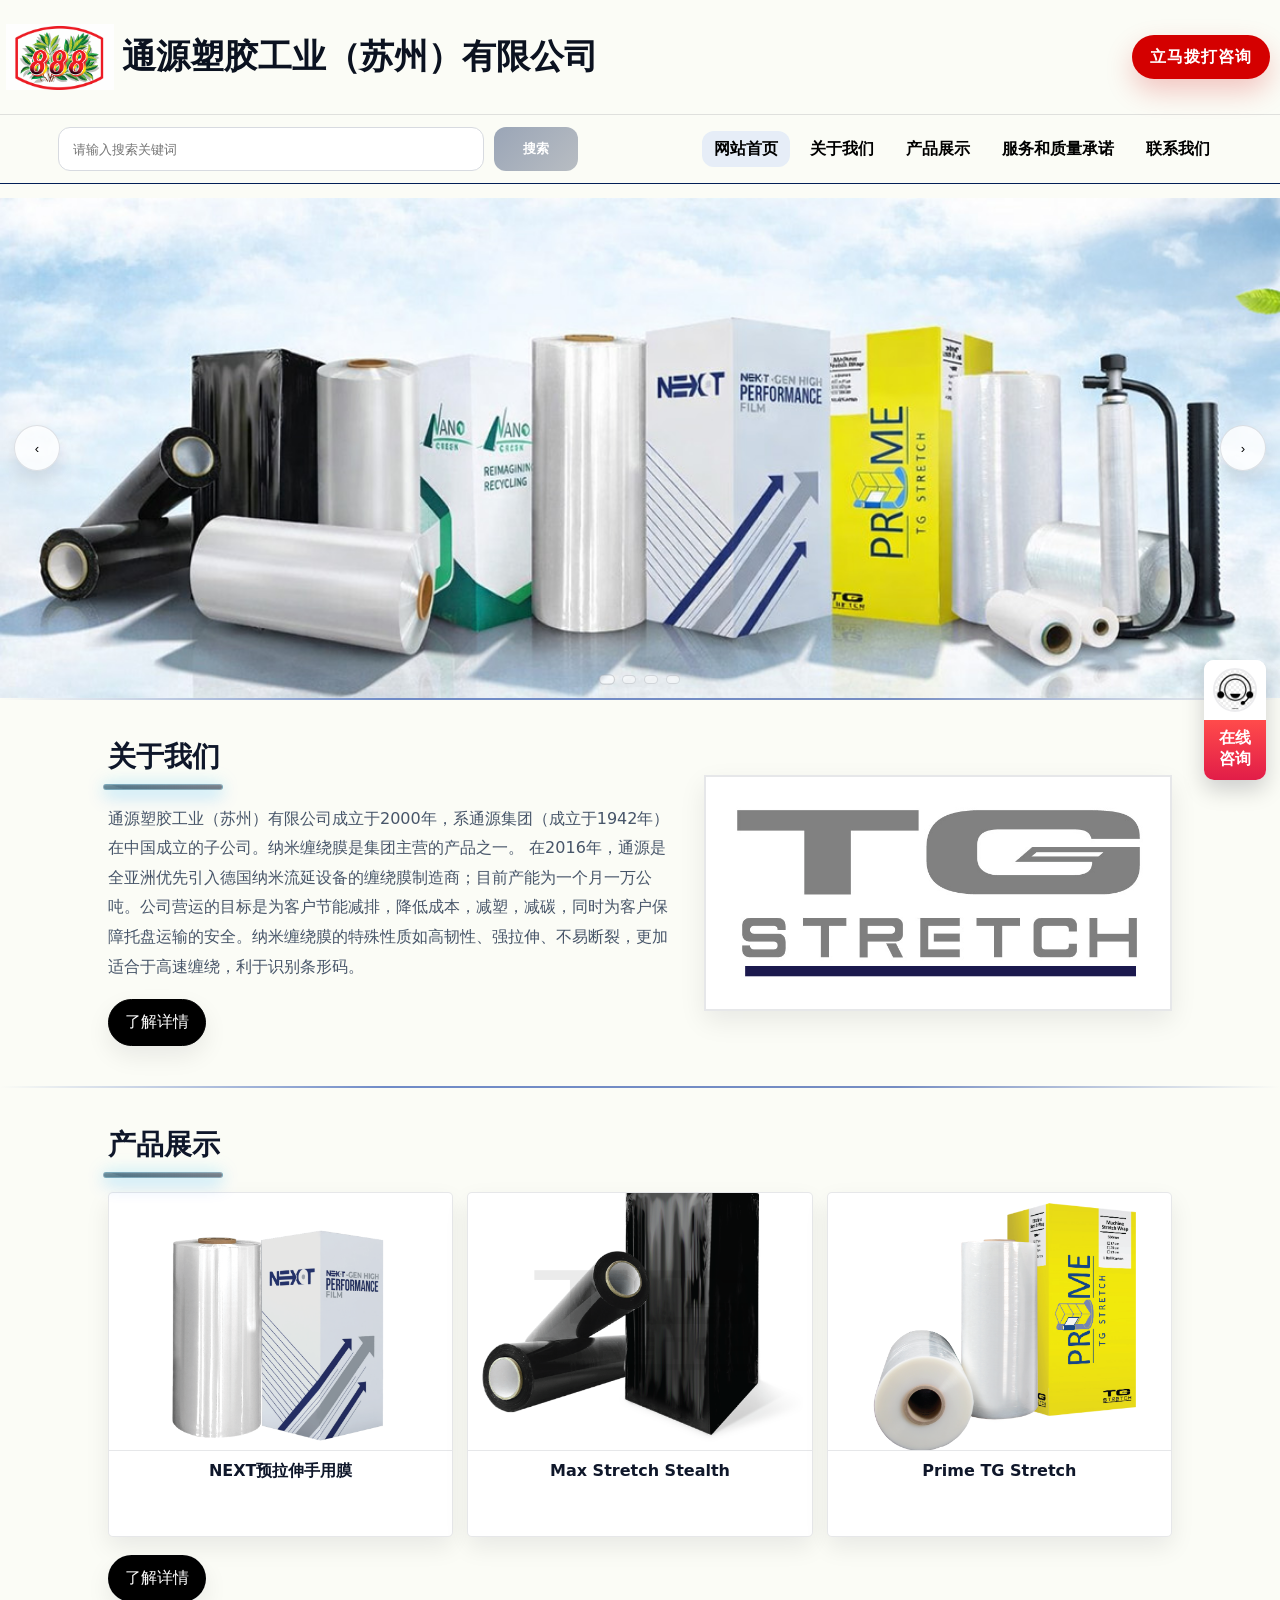
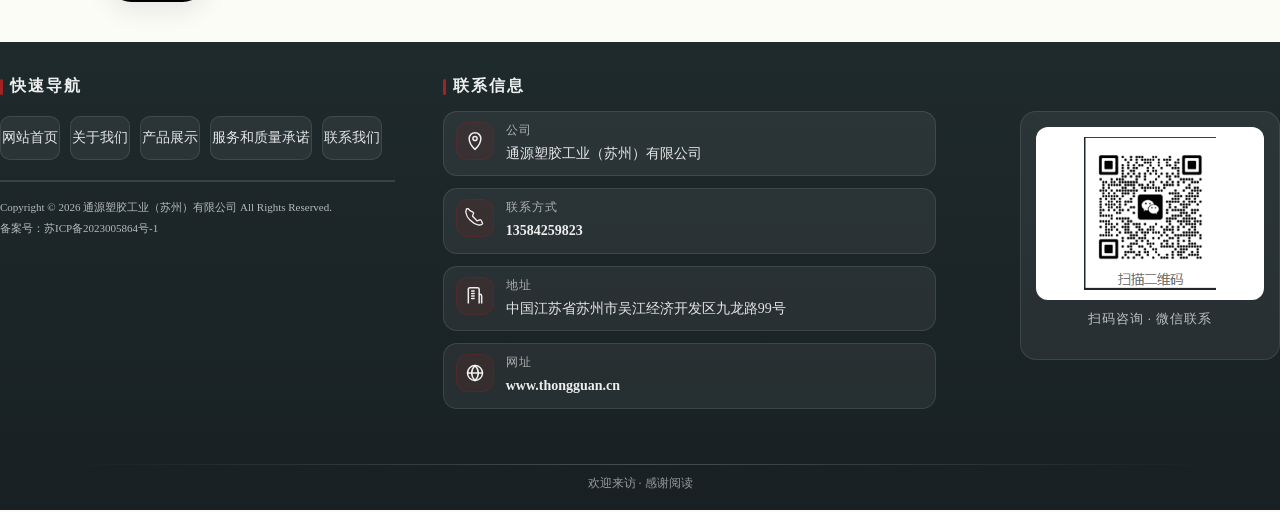
<file: index.html>
﻿<!doctype html>
<html lang="zh-Hans">
  <head>
    <meta charset="utf-8" />
    <meta name="viewport" content="width=device-width,initial-scale=1" />
    <title>Homepage</title>
    <link rel="stylesheet" href="css/homepage.css" />
  </head>
  <body>
    <div
      id="onlineConsult"
      class="onlineConsult"
      role="button"
      aria-label="在线咨询"
    >
      <div class="ocTop">
        <img class="ocAvatar" src="img/kefu.jpg" alt="客服" />
      </div>
      <div class="ocBottom">
        <span>在线</span>
        <span>咨询</span>
      </div>
    </div>

    <iframe
      id="navFrame"
      class="embed embed-nav"
      src="components/navigation.html"
      title="Navigation"
      scrolling="no"
    ></iframe>

    <section class="landing" id="top" aria-label="Landing slider">
      <div class="landingSlider">
        <div class="landingSlides" id="landingSlides">
          <div
            class="landingSlide active"
            style="background-image: url(&quot;img/456.jpg&quot;)"
            data-title="图片 1"
          ></div>

          <div
            class="landingSlide"
            style="background-image: url(&quot;img/pbw.png&quot;)"
            data-title="图片 2"
          ></div>

          <div
            class="landingSlide"
            style="background-image: url(&quot;img/GGWD.png&quot;)"
            data-title="图片 3"
          ></div>

          <div
            class="landingSlide"
            style="background-image: url(&quot;img/load.png&quot;)"
            data-title="图片 4"
          ></div>

          <div class="landingOverlay">
            <div class="wrap landingContent">
              <h1 class="landingTitle"></h1>
              <div class="landingActions"></div>
            </div>
          </div>

          <button
            class="landingArrow left"
            id="landingPrev"
            type="button"
            aria-label="Prev"
          >
            ‹
          </button>
          <button
            class="landingArrow right"
            id="landingNext"
            type="button"
            aria-label="Next"
          >
            ›
          </button>

          <div
            class="landingDots"
            id="landingDots"
            aria-label="Landing dots"
          ></div>
        </div>
      </div>
    </section>

    <div class="divider"></div>

    <main>
      <section class="section" id="about">
        <div class="wrap aboutGrid">
          <div class="aboutLeft">
            <h1 class="sectionTitle">关于我们</h1>
            <div class="sectionDivider"></div>

            <p class="sectionText">
              通源塑胶工业（苏州）有限公司成立于2000年，系通源集团（成立于1942年）在中国成立的子公司。纳米缠绕膜是集团主营的产品之一。
              在2016年，通源是全亚洲优先引入德国纳米流延设备的缠绕膜制造商；目前产能为一个月一万公吨。公司营运的目标是为客户节能减排，降低成本，减塑，减碳，同时为客户保障托盘运输的安全。纳米缠绕膜的特殊性质如高韧性、强拉伸、不易断裂，更加适合于高速缠绕，利于识别条形码。
            </p>

            <a class="btn" href="aboutus.html">了解详情</a>
          </div>

          <div class="aboutRight">
            <img class="aboutImg" src="img/tg.jpg" alt="关于我们图片" />
          </div>
        </div>
      </section>

      <div class="divider"></div>

      <section class="section" id="products">
        <div class="wrap">
          <h1 class="sectionTitle">产品展示</h1>
          <div class="sectionDivider"></div>

          <div class="productGrid">
            <a class="productCard" href="productview.html" aria-label="产品 1">
              <div class="imgBox">
                <img class="pimg" src="img/NEXT.png" alt="" />
              </div>
              <div class="productName">NEXT预拉伸手用膜</div>
            </a>

            <a class="productCard" href="productview.html" aria-label="产品 2">
              <div class="imgBox">
                <img class="pimg" src="img/Max Stretch Stealth.png" alt="" />
              </div>
              <div class="productName">Max Stretch Stealth</div>
            </a>
            <a class="productCard" href="productview.html" aria-label="产品 2">
              <div class="imgBox">
                <img class="pimg" src="img/primetgstretch.png" alt="" />
              </div>
              <div class="productName">Prime TG Stretch</div>
            </a>
          </div>

          <div class="sectionActions">
            <a class="btn" href="productview.html">了解详情</a>
          </div>
        </div>
      </section>
    </main>

    <iframe
      id="footerFrame"
      class="embed embed-footer"
      src="components/footer.html"
      title="Footer"
      scrolling="no"
    ></iframe>

    <script>
      window.addEventListener("message", (event) => {
        const data = event.data;
        if (!data || typeof data !== "object") return;
        if (data.type !== "setHeight") return;

        const iframe = document.getElementById(data.id);
        if (!iframe) return;

        iframe.style.height = data.height + 12 + "px";
      });
    </script>

    <script>
      document.addEventListener("DOMContentLoaded", () => {
        const landingSlides = Array.from(
          document.querySelectorAll(".landingSlide"),
        );
        const dotsWrap = document.getElementById("landingDots");
        const prevBtn = document.getElementById("landingPrev");
        const nextBtn = document.getElementById("landingNext");
        const slider = document.querySelector(".landingSlider");

        if (landingSlides.length && dotsWrap) {
          let idx = 0;
          let t = null;
          const ms = 3500;

          function renderDots() {
            dotsWrap.innerHTML = "";
            landingSlides.forEach((_, i) => {
              const d = document.createElement("button");
              d.type = "button";
              d.className = "landingDot" + (i === idx ? " active" : "");
              d.addEventListener("click", () => go(i, true));
              dotsWrap.appendChild(d);
            });
          }

          function go(i, user = false) {
            landingSlides[idx].classList.remove("active");
            idx = (i + landingSlides.length) % landingSlides.length;
            landingSlides[idx].classList.add("active");
            renderDots();
            if (user) restart();
          }

          function next(user = false) {
            go(idx + 1, user);
          }

          function prev(user = false) {
            go(idx - 1, user);
          }

          function start() {
            if (t) return;
            t = setInterval(() => next(false), ms);
          }

          function stop() {
            if (t) clearInterval(t);
            t = null;
          }

          function restart() {
            stop();
            start();
          }

          if (prevBtn) prevBtn.addEventListener("click", () => prev(true));
          if (nextBtn) nextBtn.addEventListener("click", () => next(true));

          if (slider) {
            slider.addEventListener("mouseenter", stop);
            slider.addEventListener("mouseleave", start);
            slider.addEventListener("touchstart", stop, { passive: true });
            slider.addEventListener("touchend", start, { passive: true });
          }

          document.addEventListener("visibilitychange", () => {
            if (document.hidden) stop();
            else start();
          });

          renderDots();
          start();
        }

        function revealOnceById(id, threshold = 0.2) {
          const el = document.getElementById(id);
          if (!el) return;

          el.classList.add("reveal");

          const io = new IntersectionObserver(
            (entries) => {
              entries.forEach((e) => {
                if (e.isIntersecting) {
                  e.target.classList.add("in");
                  io.unobserve(e.target);
                }
              });
            },
            { threshold },
          );

          io.observe(el);
        }

        revealOnceById("about", 0.2);
        revealOnceById("products", 0.2);

        (function () {
          const el = document.getElementById("onlineConsult");
          if (!el) return;

          const LINK = "https://wa.me/60123456789"; // 改成你的咨询链接

          try {
            const saved = JSON.parse(localStorage.getItem("oc_pos") || "null");
            if (
              saved &&
              typeof saved.x === "number" &&
              typeof saved.y === "number"
            ) {
              el.style.left = saved.x + "px";
              el.style.top = saved.y + "px";
              el.style.right = "auto";
              el.style.bottom = "auto";
            }
          } catch (e) {}

          let startX = 0,
            startY = 0,
            startLeft = 0,
            startTop = 0;
          let dragging = false,
            moved = false;

          function clamp(v, min, max) {
            return Math.max(min, Math.min(max, v));
          }

          function pointerDown(e) {
            dragging = true;
            moved = false;
            el.setPointerCapture(e.pointerId);

            const rect = el.getBoundingClientRect();
            startX = e.clientX;
            startY = e.clientY;
            startLeft = rect.left;
            startTop = rect.top;

            el.style.left = rect.left + "px";
            el.style.top = rect.top + "px";
            el.style.right = "auto";
            el.style.bottom = "auto";
          }

          function pointerMove(e) {
            if (!dragging) return;

            const dx = e.clientX - startX;
            const dy = e.clientY - startY;

            if (Math.abs(dx) > 3 || Math.abs(dy) > 3) moved = true;

            const w = el.offsetWidth;
            const h = el.offsetHeight;
            const maxX = window.innerWidth - w - 6;
            const maxY = window.innerHeight - h - 6;

            const nextLeft = clamp(startLeft + dx, 6, maxX);
            const nextTop = clamp(startTop + dy, 6, maxY);

            el.style.left = nextLeft + "px";
            el.style.top = nextTop + "px";
          }

          function pointerUp(e) {
            if (!dragging) return;
            dragging = false;

            const left = parseFloat(el.style.left) || 0;
            const top = parseFloat(el.style.top) || 0;
            try {
              localStorage.setItem(
                "oc_pos",
                JSON.stringify({ x: left, y: top }),
              );
            } catch (err) {}

            if (!moved) {
              window.open(LINK, "_blank", "noopener");
            }
          }

          el.addEventListener("pointerdown", pointerDown);
          el.addEventListener("pointermove", pointerMove);
          el.addEventListener("pointerup", pointerUp);
          el.addEventListener("pointercancel", pointerUp);

          window.addEventListener("resize", () => {
            const rect = el.getBoundingClientRect();
            const w = el.offsetWidth,
              h = el.offsetHeight;
            const maxX = window.innerWidth - w - 6;
            const maxY = window.innerHeight - h - 6;
            const x = clamp(rect.left, 6, maxX);
            const y = clamp(rect.top, 6, maxY);
            el.style.left = x + "px";
            el.style.top = y + "px";
            el.style.right = "auto";
            el.style.bottom = "auto";
            try {
              localStorage.setItem("oc_pos", JSON.stringify({ x, y }));
            } catch (e) {}
          });
        })();
      });
    </script>
  </body>
</html>
</file>
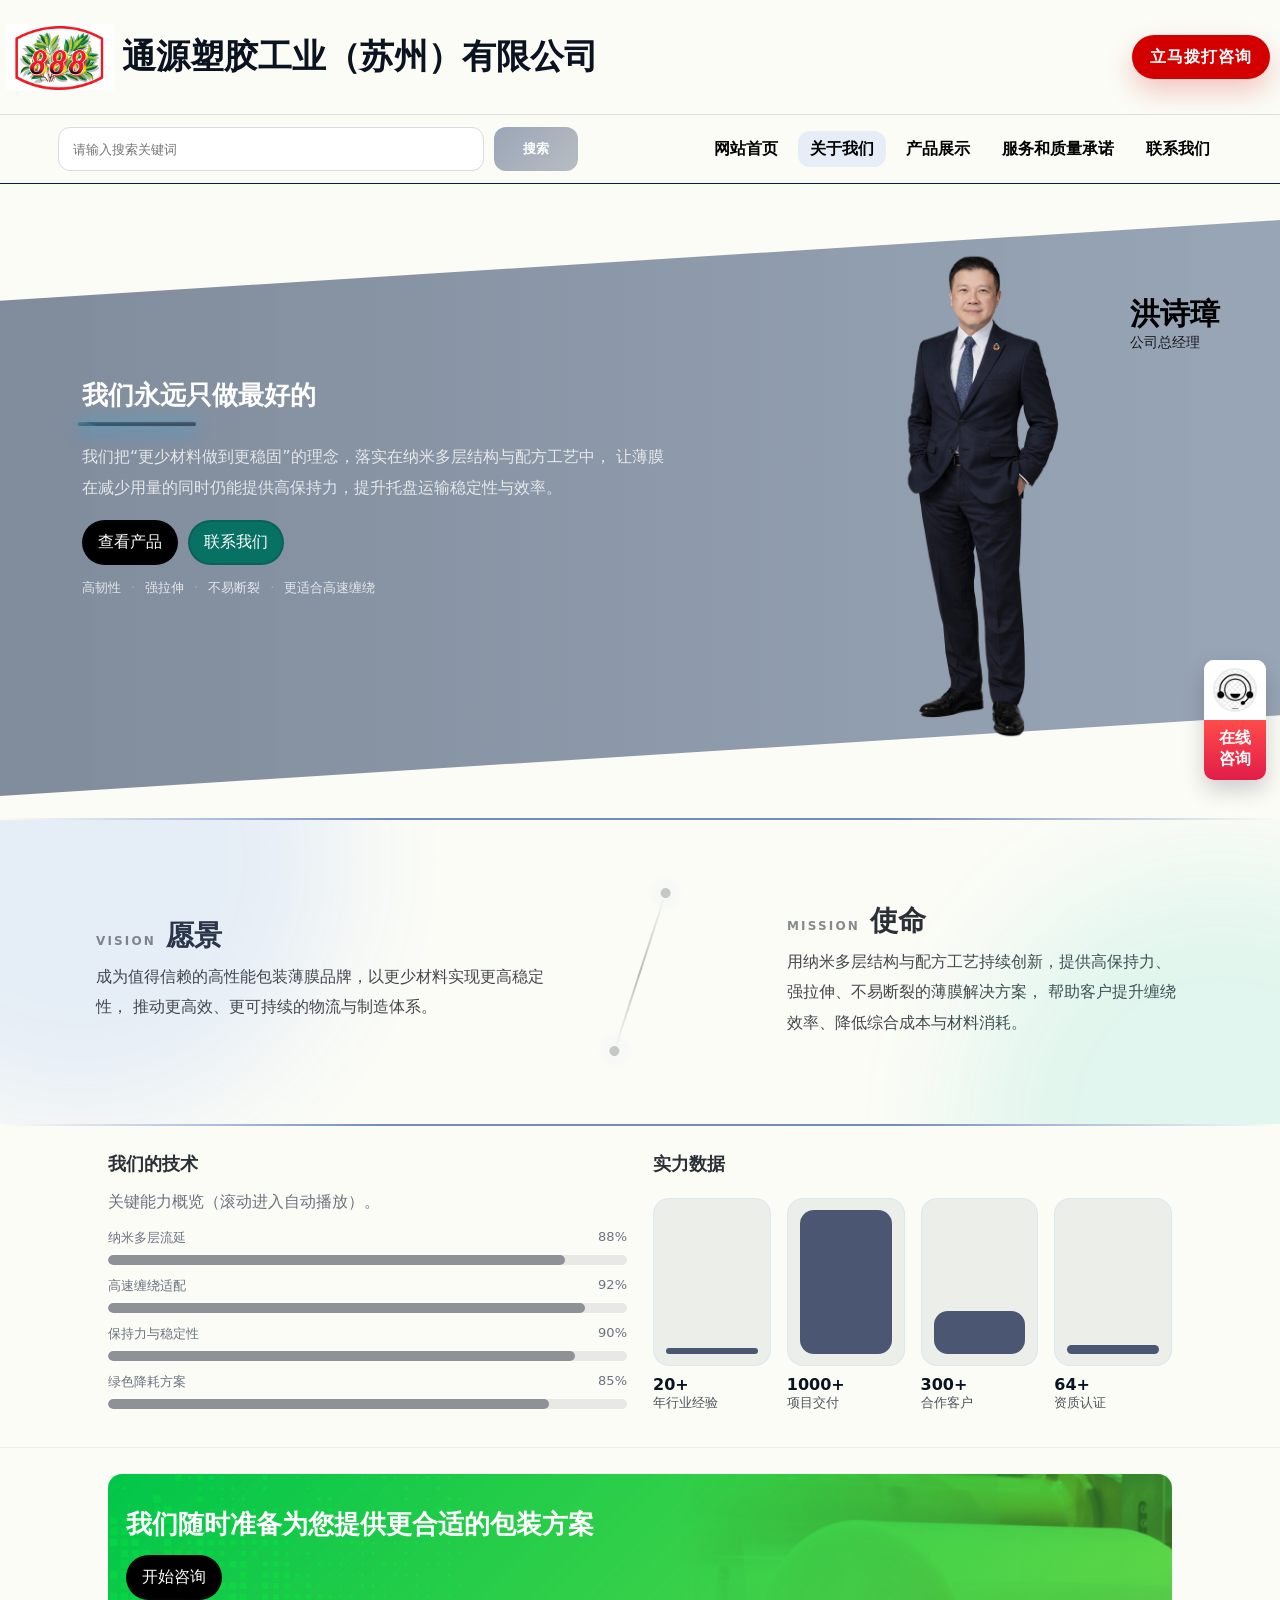
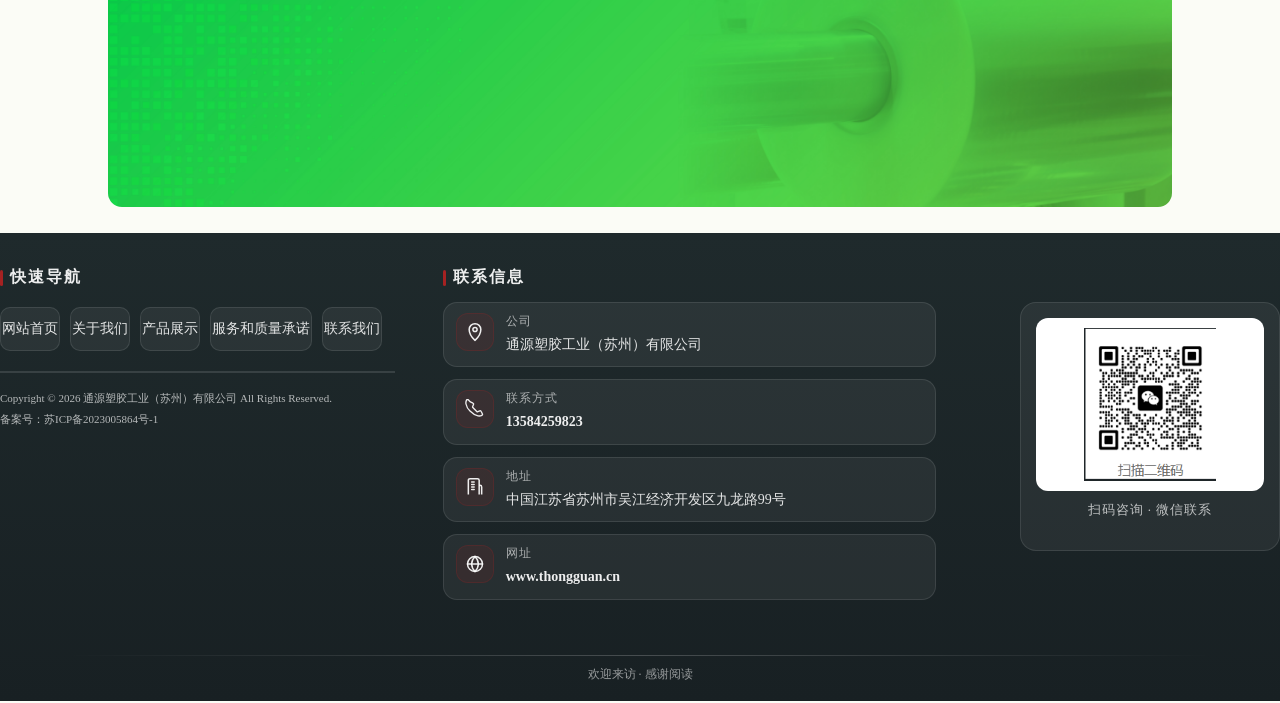
<file: aboutus.html>
<!doctype html>
<html lang="zh-Hans">
<head>
  <meta charset="utf-8" />
  <meta name="viewport" content="width=device-width,initial-scale=1" />
  <title>About Us</title>
  <link rel="stylesheet" href="css/homepage.css" />
  <link rel="stylesheet" href="css/aboutus.css" />
</head>

<body>
  <div id="onlineConsult" class="onlineConsult" role="button" aria-label="在线咨询">
    <div class="ocTop">
      <img class="ocAvatar" src="img/kefu.jpg" alt="客服">
    </div>
    <div class="ocBottom">
      <span>在线</span>
      <span>咨询</span>
    </div>
  </div>

  <iframe
    id="navFrame"
    class="embed embed-nav"
    src="components/navigation.html"
    title="Navigation"
    scrolling="no"
  ></iframe>

  <figure class="au-bannerHero reveal">
    <div class="au-bannerInner">
      <div class="au-copy reveal">
        <h2 class="au-h2">我们永远只做最好的</h2>
        <div class="sectionDivider"></div>

        <p class="au-text">
          我们把“更少材料做到更稳固”的理念，落实在纳米多层结构与配方工艺中，
          让薄膜在减少用量的同时仍能提供高保持力，提升托盘运输稳定性与效率。
        </p>

        <div class="au-btnRow">
          <a class="au-btn" href="productview.html">查看产品</a>
          <a class="au-btn ghost" href="contactus.html">联系我们</a>
        </div>

        <div class="au-inlineTags" aria-label="Key tags">
          <span>高韧性</span><i>·</i>
          <span>强拉伸</span><i>·</i>
          <span>不易断裂</span><i>·</i>
          <span>更适合高速缠绕</span>
        </div>
      </div>

      <div id="heroPerson">
        <img id="heroPersonImg" src="img/14.png" alt="人物">
        <div id="heroPersonInfo" aria-label="人物信息">
          <span id="heroPersonName">洪诗璋</span>
          <span id="heroPersonRole">公司总经理</span>
        </div>
      </div>
    </div>
  </figure>

  <div class="divider"></div>

  <section class="au-vm2 reveal" aria-label="愿景与使命">
    <div class="au-vm2Inner">
      <div class="au-vm2Block">
        <div class="au-vm2Head">
          <span class="au-vm2Kicker">VISION</span>
          <h3 class="au-vm2Title">愿景</h3>
        </div>
        <p class="au-vm2Text">
          成为值得信赖的高性能包装薄膜品牌，以更少材料实现更高稳定性，
          推动更高效、更可持续的物流与制造体系。
        </p>
      </div>

      <div class="au-vm2Slash" aria-hidden="true"></div>

      <div class="au-vm2Block">
        <div class="au-vm2Head">
          <span class="au-vm2Kicker">MISSION</span>
          <h3 class="au-vm2Title">使命</h3>
        </div>
        <p class="au-vm2Text">
          用纳米多层结构与配方工艺持续创新，提供高保持力、强拉伸、不易断裂的薄膜解决方案，
          帮助客户提升缠绕效率、降低综合成本与材料消耗。
        </p>
      </div>
    </div>
  </section>

  <div class="divider"></div>

  <section class="au-section">
    <div class="wrap">
      <div class="au-split">
        <div class="au-block reveal au-skillBlock">
          <h3 class="au-h3">我们的技术</h3>
          <p class="au-text subtle">关键能力概览（滚动进入自动播放）。</p>

          <div class="au-skill">
            <div class="row"><span>纳米多层流延</span><span class="pct">88%</span></div>
            <div class="bar" data-pct="88"><span></span></div>
          </div>

          <div class="au-skill">
            <div class="row"><span>高速缠绕适配</span><span class="pct">92%</span></div>
            <div class="bar" data-pct="92"><span></span></div>
          </div>

          <div class="au-skill">
            <div class="row"><span>保持力与稳定性</span><span class="pct">90%</span></div>
            <div class="bar" data-pct="90"><span></span></div>
          </div>

          <div class="au-skill">
            <div class="row"><span>绿色降耗方案</span><span class="pct">85%</span></div>
            <div class="bar" data-pct="85"><span></span></div>
          </div>
        </div>

        <div class="au-block reveal">
          <h3 class="au-h3">实力数据</h3>

          <div class="au-barChart" data-animate="true">
            <div class="au-barItem" data-value="20">
              <div class="au-bar"><span></span></div>
              <div class="au-barMeta">
                <div class="au-barNum">20+</div>
                <div class="au-barLbl">年行业经验</div>
              </div>
            </div>

            <div class="au-barItem" data-value="1000">
              <div class="au-bar"><span></span></div>
              <div class="au-barMeta">
                <div class="au-barNum">1000+</div>
                <div class="au-barLbl">项目交付</div>
              </div>
            </div>

            <div class="au-barItem" data-value="300">
              <div class="au-bar"><span></span></div>
              <div class="au-barMeta">
                <div class="au-barNum">300+</div>
                <div class="au-barLbl">合作客户</div>
              </div>
            </div>

            <div class="au-barItem" data-value="64">
              <div class="au-bar"><span></span></div>
              <div class="au-barMeta">
                <div class="au-barNum">64+</div>
                <div class="au-barLbl">资质认证</div>
              </div>
            </div>
          </div>
        </div>
      </div>
    </div>
  </section>

  <section class="au-section" id="contact">
    <div class="wrap">
      <div class="au-banner reveal media" style="background-image:url('img/TG China-02.jpg');">
        <div class="shade"></div>
        <div class="inner">
          <div class="title">我们随时准备为您提供更合适的包装方案</div>
          <a class="au-btn onDark" href="contactus.html">开始咨询</a>
        </div>
      </div>
    </div>
  </section>

  <iframe
    id="footerFrame"
    class="embed embed-footer"
    src="components/footer.html"
    title="Footer"
    scrolling="no"
  ></iframe>

  <script>
    window.addEventListener("message", (event) => {
      const data = event.data;
      if (!data || typeof data !== "object") return;
      if (data.type !== "setHeight") return;

      const iframe = document.getElementById(data.id);
      if (!iframe) return;

      const extra = (data.id === "navFrame") ? 12 : 0;
      iframe.style.height = (data.height + extra) + "px";
    });

    const revealEls = Array.from(document.querySelectorAll(".reveal"));
    const revealIO = new IntersectionObserver((entries) => {
      entries.forEach((e) => {
        if (!e.isIntersecting) return;

        e.target.classList.add("is-in");
        revealIO.unobserve(e.target);

        if (e.target.classList.contains("au-skillBlock")) {
          const bars = e.target.querySelectorAll(".bar");
          bars.forEach((bar, idx) => {
            const pct = Number(bar.getAttribute("data-pct") || 0);
            const fill = bar.querySelector("span");
            if (!fill) return;

            fill.style.transitionDelay = (idx * 120) + "ms";
            fill.style.width = Math.max(0, Math.min(100, pct)) + "%";
          });
        }
      });
    }, { threshold: 0.15 });

    revealEls.forEach((el, i) => {
      el.style.transitionDelay = Math.min(i * 45, 260) + "ms";
      revealIO.observe(el);
    });

    window.addEventListener("load", () => {
      const hero = document.querySelector(".reveal.hero");
      if (hero) hero.classList.add("is-in");
    });

    (function(){
      const charts = document.querySelectorAll('.au-barChart');
      if(!charts.length) return;

      function animate(chart){
        const items = Array.from(chart.querySelectorAll('.au-barItem'));
        const vals = items.map(i => Number(i.dataset.value || 0));
        const max = Math.max(...vals, 1);

        items.forEach((item, idx) => {
          const v = Number(item.dataset.value || 0);
          const span = item.querySelector('.au-bar > span');
          const box  = item.querySelector('.au-bar');
          if(!span || !box) return;

          const usable = Math.max(10, box.clientHeight - 22);
          const px = Math.round((v / max) * usable);

          span.style.transitionDelay = (idx * 120) + "ms";
          span.style.height = Math.max(6, px) + "px";
        });
      }

      const chartIO = new IntersectionObserver((entries) => {
        entries.forEach(e => {
          if(!e.isIntersecting) return;
          animate(e.target);
          chartIO.unobserve(e.target);
        });
      }, { threshold: 0.35 });

      charts.forEach(c => chartIO.observe(c));
    })();

    (function(){
      const el = document.getElementById('onlineConsult');
      if(!el) return;

      const LINK = "https://wa.me/60123456789";

      try{
        const saved = JSON.parse(localStorage.getItem('oc_pos') || 'null');
        if(saved && typeof saved.x === 'number' && typeof saved.y === 'number'){
          el.style.left = saved.x + 'px';
          el.style.top  = saved.y + 'px';
          el.style.right = 'auto';
          el.style.bottom = 'auto';
        }
      }catch(e){}

      let startX=0, startY=0, startLeft=0, startTop=0;
      let dragging=false, moved=false;

      function clamp(v, min, max){ return Math.max(min, Math.min(max, v)); }

      function pointerDown(e){
        dragging = true;
        moved = false;
        el.setPointerCapture(e.pointerId);

        const rect = el.getBoundingClientRect();
        startX = e.clientX;
        startY = e.clientY;
        startLeft = rect.left;
        startTop  = rect.top;

        el.style.left = rect.left + 'px';
        el.style.top  = rect.top  + 'px';
        el.style.right = 'auto';
        el.style.bottom = 'auto';
      }

      function pointerMove(e){
        if(!dragging) return;

        const dx = e.clientX - startX;
        const dy = e.clientY - startY;

        if(Math.abs(dx) > 3 || Math.abs(dy) > 3) moved = true;

        const w = el.offsetWidth;
        const h = el.offsetHeight;
        const maxX = window.innerWidth  - w - 6;
        const maxY = window.innerHeight - h - 6;

        const nextLeft = clamp(startLeft + dx, 6, maxX);
        const nextTop  = clamp(startTop  + dy, 6, maxY);

        el.style.left = nextLeft + 'px';
        el.style.top  = nextTop  + 'px';
      }

      function pointerUp(){
        if(!dragging) return;
        dragging = false;

        const left = parseFloat(el.style.left) || 0;
        const top  = parseFloat(el.style.top)  || 0;
        try{
          localStorage.setItem('oc_pos', JSON.stringify({x:left, y:top}));
        }catch(err){}

        if(!moved){
          window.open(LINK, "_blank", "noopener");
        }
      }

      el.addEventListener('pointerdown', pointerDown);
      el.addEventListener('pointermove', pointerMove);
      el.addEventListener('pointerup', pointerUp);
      el.addEventListener('pointercancel', pointerUp);

      window.addEventListener('resize', ()=>{
        const rect = el.getBoundingClientRect();
        const w = el.offsetWidth, h = el.offsetHeight;
        const maxX = window.innerWidth  - w - 6;
        const maxY = window.innerHeight - h - 6;
        const x = clamp(rect.left, 6, maxX);
        const y = clamp(rect.top , 6, maxY);
        el.style.left = x + 'px';
        el.style.top  = y + 'px';
        el.style.right = 'auto';
        el.style.bottom = 'auto';
        try{ localStorage.setItem('oc_pos', JSON.stringify({x, y})); }catch(e){}
      });
    })();
  </script>
</body>
</html>
</file>
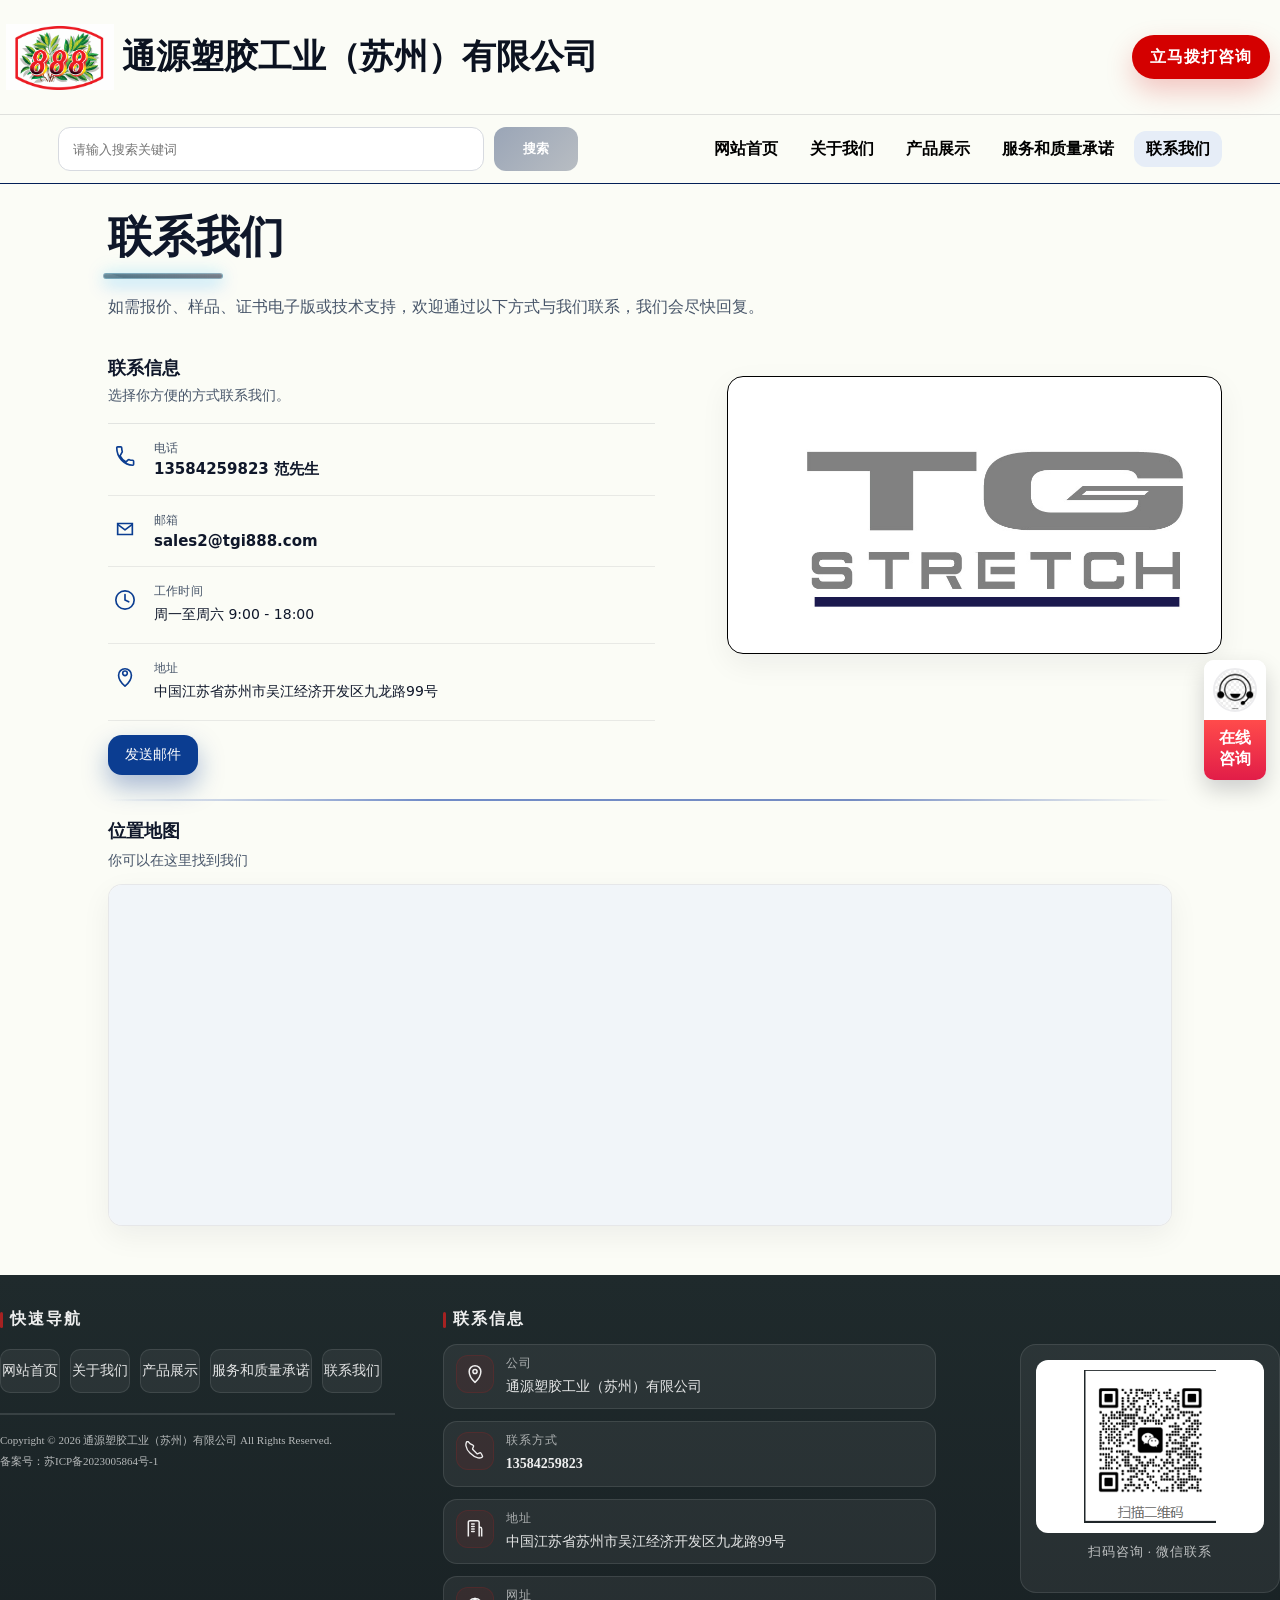
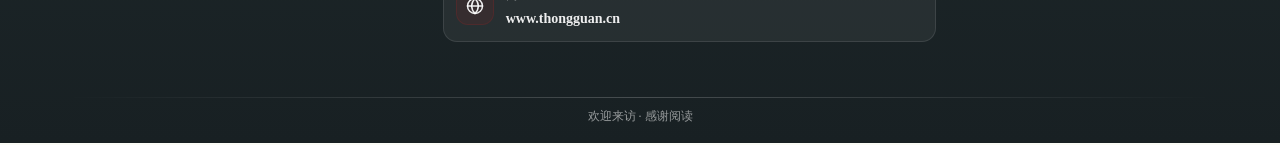
<file: contactus.html>
<!doctype html>
<html lang="zh-Hans">
  <head>
    <meta charset="utf-8" />
    <meta name="viewport" content="width=device-width,initial-scale=1" />
    <title>联系我们</title>

    <link rel="stylesheet" href="css/productview.css" />
    <link rel="stylesheet" href="css/homepage.css" />

    <link rel="stylesheet" href="css/contactus.css" />
  </head>

  <body>
    <div
      id="onlineConsult"
      class="onlineConsult"
      role="button"
      aria-label="在线咨询"
    >
      <div class="ocTop">
        <img class="ocAvatar" src="img/kefu.jpg" alt="客服" />
      </div>
      <div class="ocBottom">
        <span>在线</span>
        <span>咨询</span>
      </div>
    </div>

    
    <iframe
      id="navFrame"
      class="embed embed-nav"
      src="components/navigation.html"
      title="Navigation"
      scrolling="no"
    ></iframe>

    <header class="pvHero reveal">
      <div class="wrap">
        <h1 class="pvTitle">联系我们</h1>
        <div class="sectionDivider"></div>
        <p class="pvSub">
          如需报价、样品、证书电子版或技术支持，欢迎通过以下方式与我们联系，我们会尽快回复。
        </p>
      </div>
    </header>

    <main class="pvMain">
      <div class="wrap">
        
        <section class="contactSplit reveal" aria-label="Contact info">
          
          <div class="contactInfo">
            <div class="cuSheetTop">
              <h2 class="cuSheetTitle">联系信息</h2>
              <p class="cuSheetSub">选择你方便的方式联系我们。</p>
            </div>

            <ul class="contactListPlain">
              <li class="contactRow">
                <span class="contactIcon" aria-hidden="true">
                  
                  <svg viewBox="0 0 24 24">
                    <path
                      d="M6.6 10.8c1.5 3 3.6 5.1 6.6 6.6l2.2-2.2c.3-.3.7-.4 1.1-.3 1.2.4 2.6.6 3.9.6.6 0 1 .4 1 1V20c0 .6-.4 1-1 1C11.4 21 3 12.6 3 2c0-.6.4-1 1-1h3.4c.6 0 1 .4 1 1 0 1.3.2 2.7.6 3.9.1.4 0 .8-.3 1.1L6.6 10.8z"
                      fill="none"
                      stroke="currentColor"
                      stroke-width="1.8"
                      stroke-linejoin="round"
                    />
                  </svg>
                </span>
                <div class="contactText">
                  <div class="contactLabel">电话</div>
                  <a class="contactValue" href="tel:13584259823">13584259823</a>
                  <a class="contactValue" href="tel:13584259823">范先生</a>
                </div>
              </li>

              <li class="contactRow">
                <span class="contactIcon" aria-hidden="true">
                  
                  <svg viewBox="0 0 24 24">
                    <path
                      d="M4 6h16v12H4V6z"
                      fill="none"
                      stroke="currentColor"
                      stroke-width="1.8"
                    />
                    <path
                      d="M4 7l8 6 8-6"
                      fill="none"
                      stroke="currentColor"
                      stroke-width="1.8"
                      stroke-linejoin="round"
                    />
                  </svg>
                </span>
                <div class="contactText">
                  <div class="contactLabel">邮箱</div>
                  <a class="contactValue" href="mailto:sales2@tgi888.com"
                    >sales2@tgi888.com</a
                  >
                </div>
              </li>

              <li class="contactRow">
                <span class="contactIcon" aria-hidden="true">
                  
                  <svg viewBox="0 0 24 24">
                    <path
                      d="M12 22a10 10 0 1 0-10-10 10 10 0 0 0 10 10z"
                      fill="none"
                      stroke="currentColor"
                      stroke-width="1.8"
                    />
                    <path
                      d="M12 6v6l4 2"
                      fill="none"
                      stroke="currentColor"
                      stroke-width="1.8"
                      stroke-linecap="round"
                    />
                  </svg>
                </span>
                <div class="contactText">
                  <div class="contactLabel">工作时间</div>
                  <div class="contactValueText">周一至周六 9:00 - 18:00</div>
                </div>
              </li>

              <li class="contactRow">
                <span class="contactIcon" aria-hidden="true">
                  
                  <svg viewBox="0 0 24 24">
                    <path
                      d="M12 22s7-6 7-12a7 7 0 0 0-14 0c0 6 7 12 7 12z"
                      fill="none"
                      stroke="currentColor"
                      stroke-width="1.8"
                      stroke-linejoin="round"
                    />
                    <path
                      d="M12 10.5a2.5 2.5 0 1 0-2.5-2.5 2.5 2.5 0 0 0 2.5 2.5z"
                      fill="none"
                      stroke="currentColor"
                      stroke-width="1.8"
                    />
                  </svg>
                </span>
                <div class="contactText">
                  <div class="contactLabel">地址</div>
                  <div class="contactValueText">
                    中国江苏省苏州市吴江经济开发区九龙路99号
                  </div>
                </div>
              </li>
            </ul>

            <div class="cuSheetActions">
              <a class="cuSheetBtn btnBlue" href="mailto:sales2@tgi888.com"
                >发送邮件</a
              >
            </div>
          </div>

          
          <div class="contactMedia">
            <img class="contactImg" src="img/tg.jpg" alt="公司环境/工厂" />
          </div>
        </section>

        <div class="divider"></div>

        
        <section class="cuMapWrap reveal" aria-label="Map">
          <div class="cuMapHeader">
            <h2 class="cuSheetTitle" style="margin: 0">位置地图</h2>
            <p class="cuSheetSub" style="margin: 6px 0 0">
              你可以在这里找到我们
            </p>
          </div>

          <div class="cuMapBox">
            <iframe
              class="cuMap"
              title="Map"
              src="https://www.google.com/maps?hl=zh-CN&q=32.9127163,116.5373662&z=7&output=embed"
              loading="lazy"
              referrerpolicy="no-referrer-when-downgrade"
            ></iframe>
          </div>
        </section>
      </div>
    </main>

    
    <iframe
      id="footerFrame"
      class="embed embed-footer"
      src="components/footer.html"
      title="Footer"
      scrolling="no"
    ></iframe>

    <script>
      
      (function () {
        const EXTRA_PADDING = 8;
        const MIN_NAV_H = 90;
        const MIN_FOOTER_H = 220;

        const navFrame = document.getElementById("navFrame");
        const footerFrame = document.getElementById("footerFrame");
        const allowedOrigins = new Set([window.location.origin]);

        function setIFrameHeight(frame, h) {
          if (!frame) return;
          const minH = frame.id === "navFrame" ? MIN_NAV_H : MIN_FOOTER_H;
          const next = Math.max(minH, Number(h || 0) + EXTRA_PADDING);
          frame.style.height = next + "px";
        }

        window.addEventListener("message", (event) => {
          if (!allowedOrigins.has(event.origin)) return;
          const data = event.data;
          if (!data || typeof data !== "object") return;

          const id = data.id;
          const height = data.height;
          if (!id || typeof height !== "number") return;

          if (id === "navFrame") setIFrameHeight(navFrame, height);
          if (id === "footerFrame") setIFrameHeight(footerFrame, height);
        });

        function requestHeight(frame) {
          if (!frame || !frame.contentWindow) return;
          try {
            frame.contentWindow.postMessage(
              { type: "getHeight", id: frame.id },
              window.location.origin,
            );
          } catch (e) {}
        }

        navFrame &&
          navFrame.addEventListener("load", () => requestHeight(navFrame));
        footerFrame &&
          footerFrame.addEventListener("load", () =>
            requestHeight(footerFrame),
          );
      })();

      
      document.addEventListener("DOMContentLoaded", () => {
        (function () {
          const el = document.getElementById("onlineConsult");
          if (!el) return;

          const LINK = "https://wa.me/60123456789";

          try {
            const saved = JSON.parse(localStorage.getItem("oc_pos") || "null");
            if (
              saved &&
              typeof saved.x === "number" &&
              typeof saved.y === "number"
            ) {
              el.style.left = saved.x + "px";
              el.style.top = saved.y + "px";
              el.style.right = "auto";
              el.style.bottom = "auto";
            }
          } catch (e) {}

          let startX = 0,
            startY = 0,
            startLeft = 0,
            startTop = 0;
          let dragging = false,
            moved = false;

          function clamp(v, min, max) {
            return Math.max(min, Math.min(max, v));
          }

          function pointerDown(e) {
            dragging = true;
            moved = false;
            el.setPointerCapture(e.pointerId);

            const rect = el.getBoundingClientRect();
            startX = e.clientX;
            startY = e.clientY;
            startLeft = rect.left;
            startTop = rect.top;

            el.style.left = rect.left + "px";
            el.style.top = rect.top + "px";
            el.style.right = "auto";
            el.style.bottom = "auto";
          }

          function pointerMove(e) {
            if (!dragging) return;

            const dx = e.clientX - startX;
            const dy = e.clientY - startY;
            if (Math.abs(dx) > 3 || Math.abs(dy) > 3) moved = true;

            const w = el.offsetWidth;
            const h = el.offsetHeight;
            const maxX = window.innerWidth - w - 6;
            const maxY = window.innerHeight - h - 6;

            el.style.left = clamp(startLeft + dx, 6, maxX) + "px";
            el.style.top = clamp(startTop + dy, 6, maxY) + "px";
          }

          function pointerUp() {
            if (!dragging) return;
            dragging = false;

            try {
              const rect = el.getBoundingClientRect();
              localStorage.setItem(
                "oc_pos",
                JSON.stringify({ x: rect.left, y: rect.top }),
              );
            } catch (e) {}
          }

          el.addEventListener("pointerdown", pointerDown);
          el.addEventListener("pointermove", pointerMove);
          el.addEventListener("pointerup", pointerUp);
          el.addEventListener("pointercancel", pointerUp);

          el.addEventListener("click", () => {
            if (moved) return;
            window.open(LINK, "_blank", "noopener");
          });
        })();
      });

      
      (function () {
        const items = Array.from(document.querySelectorAll(".reveal"));
        if (!items.length) return;

        if (!("IntersectionObserver" in window)) {
          items.forEach((el) => el.classList.add("is-in"));
          return;
        }

        const io = new IntersectionObserver(
          (entries) => {
            entries.forEach((entry) => {
              if (entry.isIntersecting) {
                entry.target.classList.add("is-in");
                io.unobserve(entry.target);
              }
            });
          },
          { threshold: 0.12, rootMargin: "0px 0px -10% 0px" },
        );

        items.forEach((el) => io.observe(el));
      })();
    </script>
  </body>
</html>
</file>
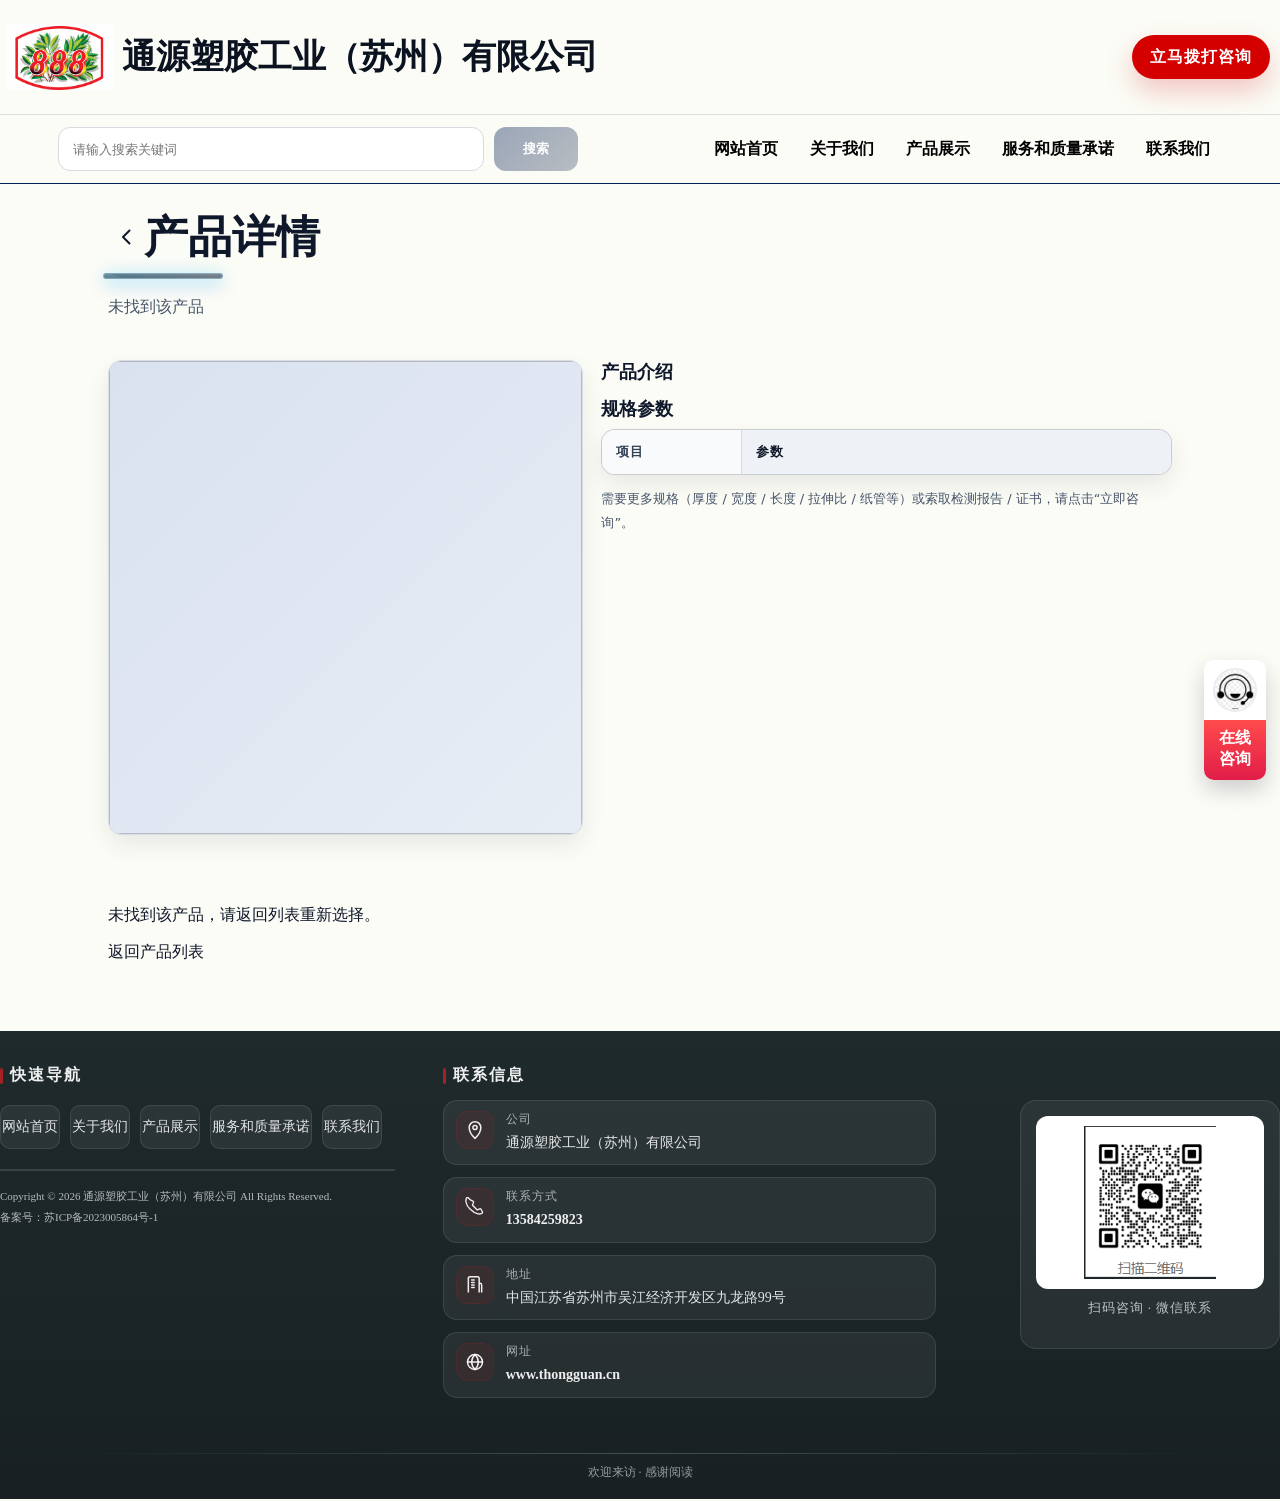
<file: productdetails.html>
<!doctype html>
<html lang="zh-Hans">
  <head>
    <meta charset="utf-8" />
    <meta name="viewport" content="width=device-width,initial-scale=1" />
    <title>产品详情</title>

    <link rel="stylesheet" href="css/productview.css" />
    <link rel="stylesheet" href="css/homepage.css" />
    <link rel="stylesheet" href="css/productdetails.css" />
  </head>

  <body>
    <div
      id="onlineConsult"
      class="onlineConsult"
      role="button"
      aria-label="在线咨询"
    >
      <div class="ocTop">
        <img class="ocAvatar" src="img/kefu.jpg" alt="客服" />
      </div>
      <div class="ocBottom">
        <span>在线</span>
        <span>咨询</span>
      </div>
    </div>

    <iframe
      id="navFrame"
      class="embed embed-nav"
      src="components/navigation.html"
      title="Navigation"
      scrolling="no"
    ></iframe>

    <header class="pvHero">
      <div class="wrap">
        <div class="pdTitleRow pdTitleLeft">
          <a
            id="pdBack"
            class="pdExitInline pdExitAbs"
            href="productview.html"
            aria-label="返回产品列表"
          >
            <svg class="pdExitIcon" viewBox="0 0 24 24" aria-hidden="true">
              <path
                d="M15.5 5.5L9 12l6.5 6.5"
                fill="none"
                stroke="currentColor"
                stroke-width="2"
                stroke-linecap="round"
                stroke-linejoin="round"
              />
            </svg>
          </a>

          <h1 id="pdTitle" class="pvTitle">产品详情</h1>
        </div>

        <div class="sectionDivider"></div>
        <p id="pdSub" class="pvSub">加载中...</p>
      </div>
    </header>

    <main class="pvMain">
      <div class="wrap">
        <section class="pvSection" aria-label="Product details">
          <div id="pdWrap" class="pdLayout" hidden>
            <div class="pdLeft">
              <div class="pdImgBox">
                <img id="pdImg" class="pdImg" alt="" hidden />
                <div
                  id="pdPlaceholder"
                  class="pdPlaceholder"
                  aria-hidden="true"
                ></div>
              </div>

              <div id="pdTags" class="pdTags"></div>

              <div class="pdActions"></div>
            </div>

            <div class="pdRight">
              <h2 class="pdH2">产品介绍</h2>
              <p id="pdDesc" class="pdDesc"></p>

              <h2 class="pdH2">规格参数</h2>

              <div class="excelFlat" role="table" aria-label="Specifications">
                <div class="excelFlatRow head" role="row">
                  <div class="cell key" role="columnheader">项目</div>
                  <div class="cell val" role="columnheader">参数</div>
                </div>

                <div id="pdSpecRows"></div>
              </div>

              <p class="pdNote">
                需要更多规格（厚度 / 宽度 / 长度 / 拉伸比 /
                纸管等）或索取检测报告 / 证书，请点击“立即咨询”。
              </p>
            </div>
          </div>

          <div id="pdEmpty" class="pdEmpty" hidden>
            <p class="pdEmptyText">未找到该产品，请返回列表重新选择。</p>
            <a class="pdEmptyBtn" href="productview.html"
              >返回产品列表</a
            >
          </div>
        </section>
      </div>
    </main>

    <iframe
      id="footerFrame"
      class="embed embed-footer"
      src="components/footer.html"
      title="Footer"
      scrolling="no"
    ></iframe>

    <script>
      (function () {
        const EXTRA_PADDING = 8;
        const MIN_NAV_H = 90;
        const MIN_FOOTER_H = 220;

        const navFrame = document.getElementById("navFrame");
        const footerFrame = document.getElementById("footerFrame");
        const allowedOrigins = new Set([window.location.origin]);

        function setIFrameHeight(frame, h) {
          if (!frame) return;
          const minH = frame.id === "navFrame" ? MIN_NAV_H : MIN_FOOTER_H;
          const next = Math.max(minH, Number(h || 0) + EXTRA_PADDING);
          frame.style.height = next + "px";
        }

        window.addEventListener("message", (event) => {
          if (!allowedOrigins.has(event.origin)) return;
          const data = event.data;
          if (!data || typeof data !== "object") return;

          const id = data.id;
          const height = data.height;
          if (!id || typeof height !== "number") return;

          if (id === "navFrame") setIFrameHeight(navFrame, height);
          if (id === "footerFrame") setIFrameHeight(footerFrame, height);
        });

        function requestHeight(frame) {
          if (!frame || !frame.contentWindow) return;
          try {
            frame.contentWindow.postMessage(
              { type: "getHeight", id: frame.id },
              window.location.origin,
            );
          } catch (e) {}
        }

        navFrame &&
          navFrame.addEventListener("load", () => requestHeight(navFrame));
        footerFrame &&
          footerFrame.addEventListener("load", () =>
            requestHeight(footerFrame),
          );
      })();

      document.addEventListener("DOMContentLoaded", () => {
        const products = [
          {
            id: 1,
            name: "NEXT手用膜",
            category: "手用PE膜",
            img: "img/NEXT.png",
            desc: "适合日常托盘打包，操作轻松，稳定缠绕，适用于常规物流运输与仓储防护场景。",
            tags: ["轻量", "日常", "稳定缠绕"],
            specs: {
              产品名称: "NEXT手用膜",
              材质: "LLDPE",
              适用方式: "手工缠绕",
              适用场景: "日常托盘打包 / 仓储运输",
              产品特点: "操作轻松、缠绕稳定、使用方便",
              规格定制: "支持宽度 / 厚度 / 长度定制",
            },
          },
          {
            id: 2,
            name: "Max Stretch Stealth",
            category: "手用PE膜",
            img: "img/Max Stretch Stealth.png",
            desc: "减少耗材浪费，更省空间，更环保，适合对包装效率与综合成本控制有要求的客户。",
            tags: ["环保", "省空间", "减耗材"],
            specs: {
              产品名称: "Max Stretch Stealth",
              材质: "高性能PE膜",
              适用方式: "手工缠绕",
              适用场景: "仓储运输 / 日常包装",
              产品特点: "减少耗材、节省空间、更加环保",
              规格定制: "支持宽度 / 厚度 / 长度定制",
            },
          },
          {
            id: 3,
            name: "Prime TG Stretch",
            category: "手用PE膜",
            img: "img/primetgstretch.png",
            desc: "抗穿刺表现更好，适合尖角货物与重货包装，能够提供更稳定的防护效果。",
            tags: ["抗穿刺", "重货", "高韧性"],
            specs: {
              产品名称: "Prime TG Stretch",
              材质: "LLDPE",
              适用方式: "手工缠绕",
              适用场景: "尖角货物 / 重货运输",
              产品特点: "高韧性、抗穿刺、包裹更稳固",
              规格定制: "支持宽度 / 厚度 / 长度定制",
            },
          },
        ];

        const $ = (id) => document.getElementById(id);

        const pdWrap = $("pdWrap");
        const pdEmpty = $("pdEmpty");
        const pdTitle = $("pdTitle");
        const pdSub = $("pdSub");
        const pdDesc = $("pdDesc");
        const pdImg = $("pdImg");
        const pdPlaceholder = $("pdPlaceholder");
        const pdTags = $("pdTags");
        const pdSpecRows = $("pdSpecRows");
        const pdBack = $("pdBack");

        function escapeHtml(str) {
          return String(str)
            .replaceAll("&", "&amp;")
            .replaceAll("<", "&lt;")
            .replaceAll(">", "&gt;")
            .replaceAll('"', "&quot;")
            .replaceAll("'", "&#039;");
        }

        const params = new URLSearchParams(window.location.search);
        const id = Number(params.get("id"));
        const fromQ = (params.get("q") || "").trim();

        if (pdBack && fromQ) {
          pdBack.href = `productview.html?q=${encodeURIComponent(fromQ)}`;
          const emptyBtn = pdEmpty?.querySelector("a");
          if (emptyBtn) emptyBtn.href = pdBack.href;
        }

        const product = products.find((p) => p.id === id);

        if (!product) {
          pdSub.textContent = "未找到该产品";
          if (pdEmpty) pdEmpty.hidden = false;
          return;
        }

        document.title = product.name + " - 产品详情";
        pdTitle.textContent = product.name;
        pdSub.textContent = `分类：${product.category} · 支持规格定制 · 可提供证书 / 检测报告`;
        pdDesc.textContent = product.desc || "";

        if (product.img) {
          pdImg.src = product.img;
          pdImg.alt = product.name;
          pdImg.hidden = false;
          pdPlaceholder.hidden = true;
        } else {
          pdImg.hidden = true;
          pdPlaceholder.hidden = false;
        }

        pdTags.innerHTML = "";
        (product.tags || []).slice(0, 6).forEach((t) => {
          const span = document.createElement("span");
          span.className = "badge";
          span.textContent = t;
          pdTags.appendChild(span);
        });

        pdSpecRows.innerHTML = "";
        const specs = product.specs || {};
        const keys = Object.keys(specs);

        if (!keys.length) {
          const row = document.createElement("div");
          row.className = "excelFlatRow";
          row.innerHTML = `
        <div class="cell key">规格</div>
        <div class="cell val">请咨询获取详细规格参数</div>
      `;
          pdSpecRows.appendChild(row);
        } else {
          keys.forEach((k) => {
            const row = document.createElement("div");
            row.className = "excelFlatRow";
            row.innerHTML = `
          <div class="cell key">${escapeHtml(k)}</div>
          <div class="cell val">${escapeHtml(specs[k])}</div>
        `;
            pdSpecRows.appendChild(row);
          });
        }

        pdWrap.hidden = false;
      });

      document.addEventListener("DOMContentLoaded", () => {
        (function () {
          const el = document.getElementById("onlineConsult");
          if (!el) return;

          const LINK = "https://wa.me/60123456789";

          try {
            const saved = JSON.parse(localStorage.getItem("oc_pos") || "null");
            if (
              saved &&
              typeof saved.x === "number" &&
              typeof saved.y === "number"
            ) {
              el.style.left = saved.x + "px";
              el.style.top = saved.y + "px";
              el.style.right = "auto";
              el.style.bottom = "auto";
            }
          } catch (e) {}

          let startX = 0,
            startY = 0,
            startLeft = 0,
            startTop = 0;
          let dragging = false,
            moved = false;

          function clamp(v, min, max) {
            return Math.max(min, Math.min(max, v));
          }

          function pointerDown(e) {
            dragging = true;
            moved = false;
            el.setPointerCapture(e.pointerId);

            const rect = el.getBoundingClientRect();
            startX = e.clientX;
            startY = e.clientY;
            startLeft = rect.left;
            startTop = rect.top;

            el.style.left = rect.left + "px";
            el.style.top = rect.top + "px";
            el.style.right = "auto";
            el.style.bottom = "auto";
          }

          function pointerMove(e) {
            if (!dragging) return;

            const dx = e.clientX - startX;
            const dy = e.clientY - startY;

            if (Math.abs(dx) > 3 || Math.abs(dy) > 3) moved = true;

            const w = el.offsetWidth;
            const h = el.offsetHeight;
            const maxX = window.innerWidth - w - 6;
            const maxY = window.innerHeight - h - 6;

            const nextLeft = clamp(startLeft + dx, 6, maxX);
            const nextTop = clamp(startTop + dy, 6, maxY);

            el.style.left = nextLeft + "px";
            el.style.top = nextTop + "px";
          }

          function pointerUp() {
            if (!dragging) return;
            dragging = false;

            const left = parseFloat(el.style.left) || 0;
            const top = parseFloat(el.style.top) || 0;
            try {
              localStorage.setItem(
                "oc_pos",
                JSON.stringify({ x: left, y: top }),
              );
            } catch (err) {}

            if (!moved) {
              window.open(LINK, "_blank", "noopener");
            }
          }

          el.addEventListener("pointerdown", pointerDown);
          el.addEventListener("pointermove", pointerMove);
          el.addEventListener("pointerup", pointerUp);
          el.addEventListener("pointercancel", pointerUp);

          window.addEventListener("resize", () => {
            const rect = el.getBoundingClientRect();
            const w = el.offsetWidth;
            const h = el.offsetHeight;
            const maxX = window.innerWidth - w - 6;
            const maxY = window.innerHeight - h - 6;
            const x = clamp(rect.left, 6, maxX);
            const y = clamp(rect.top, 6, maxY);
            el.style.left = x + "px";
            el.style.top = y + "px";
            el.style.right = "auto";
            el.style.bottom = "auto";
            try {
              localStorage.setItem("oc_pos", JSON.stringify({ x, y }));
            } catch (e) {}
          });
        })();
      });
    </script>
  </body>
</html>
</file>
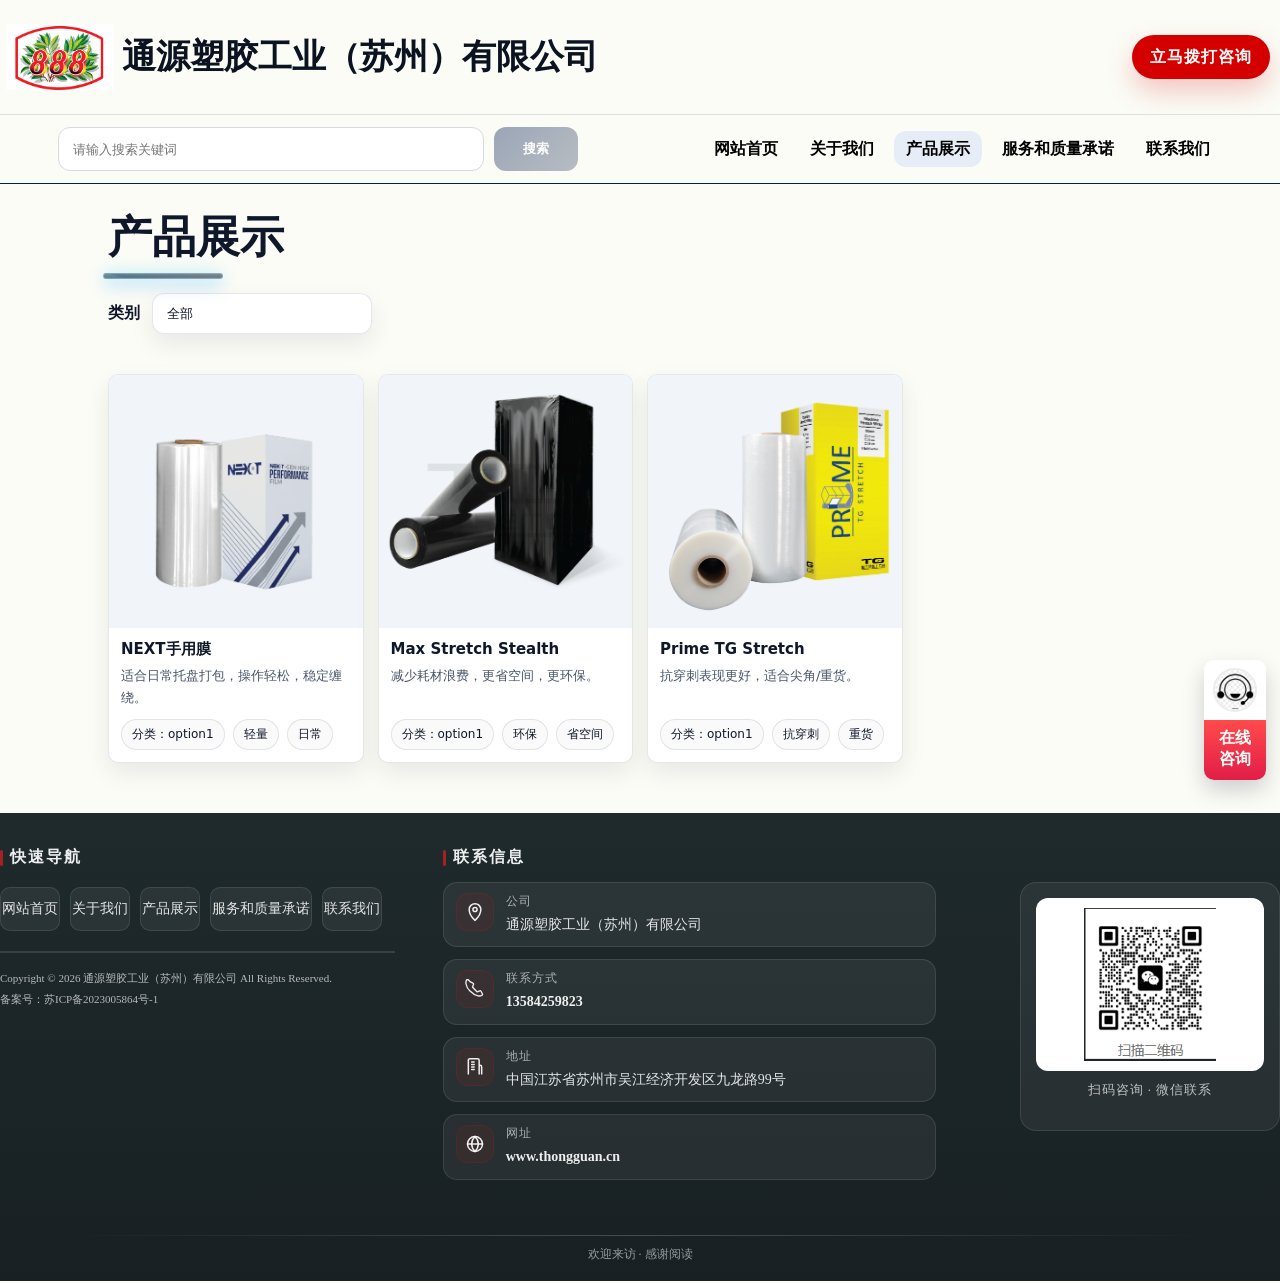
<file: productview.html>
<!doctype html>
<html lang="zh-Hans">
  <head>
    <meta charset="utf-8" />
    <meta name="viewport" content="width=device-width,initial-scale=1" />
    <title>Product View</title>
    <link rel="stylesheet" href="css/productview.css" />
    <link rel="stylesheet" href="css/homepage.css" />
  </head>

  <body>
    <div
      id="onlineConsult"
      class="onlineConsult"
      role="button"
      aria-label="在线咨询"
    >
      <div class="ocTop">
        <img class="ocAvatar" src="img/kefu.jpg" alt="客服" />
      </div>
      <div class="ocBottom">
        <span>在线</span>
        <span>咨询</span>
      </div>
    </div>

    <iframe
      id="navFrame"
      class="embed embed-nav"
      src="components/navigation.html"
      title="Navigation"
      scrolling="no"
    ></iframe>

    <header class="pvHero">
      <div class="wrap">
        <h1 class="pvTitle">产品展示</h1>
        <div class="sectionDivider"></div>

        <div class="pvToolbar" aria-label="Product filters">
          <label class="pvLabel" for="categorySelect">类别</label>

          <select
            id="categorySelect"
            class="pvSelect"
            aria-label="Select category"
          >
            <option value="all">全部</option>
            <option value="option1">手用PE膜</option>
            <option value="option2">机用PE膜</option>
          </select>
        </div>
      </div>
    </header>

    <main class="pvMain">
      <div class="wrap">
        <section class="pvSection" aria-label="Product list">
          <div id="productGrid" class="pvGrid"></div>
          <p id="emptyTip" class="emptyTip" hidden>
            没有找到相关产品，请换关键词或分类试试
          </p>
        </section>
      </div>
    </main>

    <iframe
      id="footerFrame"
      class="embed embed-footer"
      src="components/footer.html"
      title="Footer"
      scrolling="no"
    ></iframe>

    <script>
      (function () {
        const EXTRA_PADDING = 8;
        const MIN_NAV_H = 90;
        const MIN_FOOTER_H = 220;

        const navFrame = document.getElementById("navFrame");
        const footerFrame = document.getElementById("footerFrame");
        const allowedOrigins = new Set([window.location.origin]);

        function setIFrameHeight(frame, h) {
          if (!frame) return;
          const minH = frame.id === "navFrame" ? MIN_NAV_H : MIN_FOOTER_H;
          const next = Math.max(minH, Number(h || 0) + EXTRA_PADDING);
          frame.style.height = next + "px";
        }

        window.addEventListener("message", (event) => {
          if (!allowedOrigins.has(event.origin)) return;

          const data = event.data;
          if (!data || typeof data !== "object") return;

          const id = data.id;
          const height = data.height;

          if (!id || typeof height !== "number") return;

          if (id === "navFrame") setIFrameHeight(navFrame, height);
          if (id === "footerFrame") setIFrameHeight(footerFrame, height);
        });

        function requestHeight(frame) {
          if (!frame || !frame.contentWindow) return;
          try {
            frame.contentWindow.postMessage(
              { type: "getHeight", id: frame.id },
              window.location.origin,
            );
          } catch (e) {}
        }

        navFrame &&
          navFrame.addEventListener("load", () => requestHeight(navFrame));
        footerFrame &&
          footerFrame.addEventListener("load", () =>
            requestHeight(footerFrame),
          );
      })();

      document.addEventListener("DOMContentLoaded", () => {
        const categorySelect = document.getElementById("categorySelect");
        const productGrid = document.getElementById("productGrid");
        const emptyTip = document.getElementById("emptyTip");

        const products = [
          {
            id: 1,
            name: "NEXT手用膜",
            category: "option1",
            img: "img/NEXT.png",
            desc: "适合日常托盘打包，操作轻松，稳定缠绕。",
            tags: ["轻量", "日常"],
          },
          {
            id: 2,
            name: "Max Stretch Stealth",
            category: "option1",
            img: "img/Max Stretch Stealth.png",
            desc: "减少耗材浪费，更省空间，更环保。",
            tags: ["环保", "省空间"],
          },
          {
            id: 3,
            name: "Prime TG Stretch",
            category: "option1",
            img: "img/primetgstretch.png",
            desc: "抗穿刺表现更好，适合尖角/重货。",
            tags: ["抗穿刺", "重货"],
          },
        ];

        function escapeHtml(str) {
          return String(str)
            .replaceAll("&", "&amp;")
            .replaceAll("<", "&lt;")
            .replaceAll(">", "&gt;")
            .replaceAll('"', "&quot;")
            .replaceAll("'", "&#039;");
        }

        function normalize(s) {
          return String(s || "")
            .toLowerCase()
            .trim();
        }

        function filterByCategory(cat) {
          if (cat === "all") return products;
          return products.filter((p) => p.category === cat);
        }

        let currentKeyword = "";
        (function () {
          const params = new URLSearchParams(window.location.search);
          currentKeyword = (params.get("q") || "").trim();
        })();

        function filterByKeyword(list, keyword) {
          const k = normalize(keyword);
          if (!k) return list;

          const keys = k.split(/\s+/).filter(Boolean);
          return list.filter((p) => {
            const hay = normalize(
              [p.name, p.desc, (p.tags || []).join(" "), p.category].join(" "),
            );
            return keys.every((word) => hay.includes(word));
          });
        }

        function goToDetails(productId) {
          window.location.href = `productdetails.html?id=${encodeURIComponent(productId)}`;
        }

        function render(list) {
          productGrid.innerHTML = "";

          if (!list.length) {
            emptyTip.hidden = false;
            return;
          }
          emptyTip.hidden = true;

          const frag = document.createDocumentFragment();

          list.forEach((p, index) => {
            const card = document.createElement("article");
            card.className = "pvCard";
            card.setAttribute("data-category", p.category);
            card.setAttribute("tabindex", "0");
            card.setAttribute("role", "button");
            card.setAttribute("aria-label", `查看产品：${p.name}`);
            card.style.cursor = "pointer";

            card.addEventListener("click", () => goToDetails(p.id));
            card.addEventListener("keydown", (e) => {
              if (e.key === "Enter" || e.key === " ") {
                e.preventDefault();
                goToDetails(p.id);
              }
            });

            const tagsHtml = (p.tags || [])
              .slice(0, 3)
              .map((t) => `<span class="badge">${escapeHtml(t)}</span>`)
              .join("");

            const imgHtml = p.img
              ? `<img class="pvImg" src="${p.img}" alt="${escapeHtml(p.name)}">`
              : `<div class="pvPlaceholder" aria-hidden="true"></div>`;

            card.innerHTML = `
              <div class="pvImgBox">
                ${imgHtml}
              </div>
              <div class="pvCardBody">
                <h3 class="pvName">${escapeHtml(p.name)}</h3>
                <p class="pvDesc">${escapeHtml(p.desc)}</p>
                <div class="pvMeta">
                  <span class="badge">分类：${escapeHtml(p.category)}</span>
                  ${tagsHtml}
                </div>
              </div>
            `;

            frag.appendChild(card);

            requestAnimationFrame(() => {
              setTimeout(() => card.classList.add("show"), index * 80);
            });
          });

          productGrid.appendChild(frag);
        }

        function applyFilters() {
          const cat = categorySelect.value;
          const list = filterByKeyword(filterByCategory(cat), currentKeyword);
          render(list);
        }

        applyFilters();
        categorySelect.addEventListener("change", applyFilters);

        (function () {
          const el = document.getElementById("onlineConsult");
          if (!el) return;

          const LINK = "https://wa.me/60123456789";

          try {
            const saved = JSON.parse(localStorage.getItem("oc_pos") || "null");
            if (
              saved &&
              typeof saved.x === "number" &&
              typeof saved.y === "number"
            ) {
              el.style.left = saved.x + "px";
              el.style.top = saved.y + "px";
              el.style.right = "auto";
              el.style.bottom = "auto";
            }
          } catch (e) {}

          let startX = 0,
            startY = 0,
            startLeft = 0,
            startTop = 0;
          let dragging = false,
            moved = false;

          function clamp(v, min, max) {
            return Math.max(min, Math.min(max, v));
          }

          function pointerDown(e) {
            dragging = true;
            moved = false;
            el.setPointerCapture(e.pointerId);

            const rect = el.getBoundingClientRect();
            startX = e.clientX;
            startY = e.clientY;
            startLeft = rect.left;
            startTop = rect.top;

            el.style.left = rect.left + "px";
            el.style.top = rect.top + "px";
            el.style.right = "auto";
            el.style.bottom = "auto";
          }

          function pointerMove(e) {
            if (!dragging) return;

            const dx = e.clientX - startX;
            const dy = e.clientY - startY;

            if (Math.abs(dx) > 3 || Math.abs(dy) > 3) moved = true;

            const w = el.offsetWidth;
            const h = el.offsetHeight;
            const maxX = window.innerWidth - w - 6;
            const maxY = window.innerHeight - h - 6;

            const nextLeft = clamp(startLeft + dx, 6, maxX);
            const nextTop = clamp(startTop + dy, 6, maxY);

            el.style.left = nextLeft + "px";
            el.style.top = nextTop + "px";
          }

          function pointerUp() {
            if (!dragging) return;
            dragging = false;

            const left = parseFloat(el.style.left) || 0;
            const top = parseFloat(el.style.top) || 0;
            try {
              localStorage.setItem(
                "oc_pos",
                JSON.stringify({ x: left, y: top }),
              );
            } catch (err) {}

            if (!moved) {
              window.open(LINK, "_blank", "noopener");
            }
          }

          el.addEventListener("pointerdown", pointerDown);
          el.addEventListener("pointermove", pointerMove);
          el.addEventListener("pointerup", pointerUp);
          el.addEventListener("pointercancel", pointerUp);

          window.addEventListener("resize", () => {
            const rect = el.getBoundingClientRect();
            const w = el.offsetWidth,
              h = el.offsetHeight;
            const maxX = window.innerWidth - w - 6;
            const maxY = window.innerHeight - h - 6;
            const x = clamp(rect.left, 6, maxX);
            const y = clamp(rect.top, 6, maxY);
            el.style.left = x + "px";
            el.style.top = y + "px";
            el.style.right = "auto";
            el.style.bottom = "auto";
            try {
              localStorage.setItem("oc_pos", JSON.stringify({ x, y }));
            } catch (e) {}
          });
        })();
      });
    </script>
  </body>
</html>
</file>
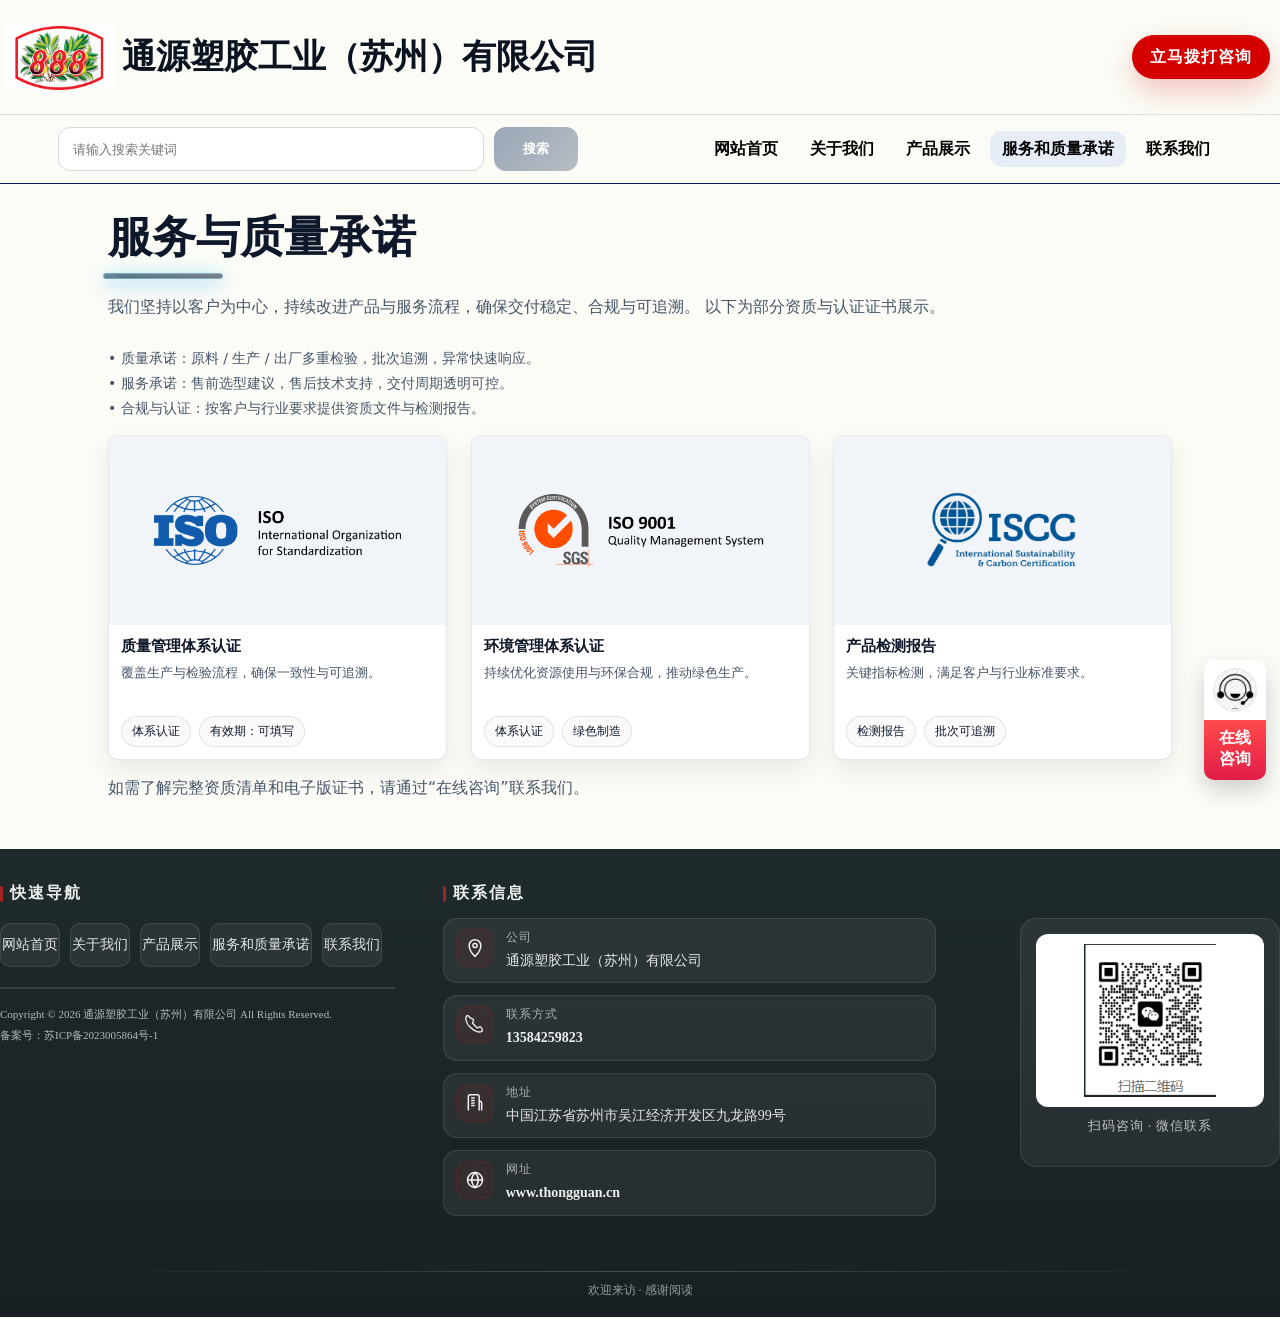
<file: service.html>
<!doctype html>
<html lang="zh-Hans">
  <head>
    <meta charset="utf-8" />
    <meta name="viewport" content="width=device-width,initial-scale=1" />
    <title>服务与质量承诺</title>

    <link rel="stylesheet" href="css/productview.css" />
    <link rel="stylesheet" href="css/homepage.css" />

    <link rel="stylesheet" href="css/service.css" />
  </head>

  <body>
    <div
      id="onlineConsult"
      class="onlineConsult"
      role="button"
      aria-label="在线咨询"
    >
      <div class="ocTop">
        <img class="ocAvatar" src="img/kefu.jpg" alt="客服" />
      </div>
      <div class="ocBottom">
        <span>在线</span>
        <span>咨询</span>
      </div>
    </div>

    <iframe
      id="navFrame"
      class="embed embed-nav"
      src="components/navigation.html"
      title="Navigation"
      scrolling="no"
    ></iframe>

    <header class="pvHero reveal">
      <div class="wrap">
        <h1 class="pvTitle">服务与质量承诺</h1>
        <div class="sectionDivider"></div>

        <p class="pvSub">
          我们坚持以客户为中心，持续改进产品与服务流程，确保交付稳定、合规与可追溯。
          以下为部分资质与认证证书展示。
        </p>
      </div>
    </header>

    <main class="pvMain">
      <div class="wrap">
        <section class="pvSection" aria-label="Service and quality commitment">
          <p class="certNote reveal">
            • 质量承诺：原料 / 生产 / 出厂多重检验，批次追溯，异常快速响应。<br />
            • 服务承诺：售前选型建议，售后技术支持，交付周期透明可控。<br />
            • 合规与认证：按客户与行业要求提供资质文件与检测报告。
          </p>

          <div class="pvGrid certGrid">
            <article class="pvCard show reveal">
              <div class="certImgBox">
                <img class="certImg" src="img/Asset 31.png" alt="证书 01" />
              </div>
              <div class="pvCardBody">
                <h3 class="pvName">质量管理体系认证</h3>
                <p class="pvDesc">覆盖生产与检验流程，确保一致性与可追溯。</p>
                <div class="pvMeta">
                  <span class="badge">体系认证</span>
                  <span class="badge">有效期：可填写</span>
                </div>
              </div>
            </article>

            <article class="pvCard show reveal">
              <div class="certImgBox">
                <img class="certImg" src="img/Asset 41.png" alt="证书 02" />
              </div>
              <div class="pvCardBody">
                <h3 class="pvName">环境管理体系认证</h3>
                <p class="pvDesc">持续优化资源使用与环保合规，推动绿色生产。</p>
                <div class="pvMeta">
                  <span class="badge">体系认证</span>
                  <span class="badge">绿色制造</span>
                </div>
              </div>
            </article>

            <article class="pvCard show reveal">
              <div class="certImgBox">
                <img
                  class="certImg"
                  src="img/ISCC-blue-logo-1024x614 (1).png"
                  alt="证书 03"
                />
              </div>
              <div class="pvCardBody">
                <h3 class="pvName">产品检测报告</h3>
                <p class="pvDesc">关键指标检测，满足客户与行业标准要求。</p>
                <div class="pvMeta">
                  <span class="badge">检测报告</span>
                  <span class="badge">批次可追溯</span>
                </div>
              </div>
            </article>
          </div>

          <p class="emptyTip reveal" style="margin-top: 18px">
            如需了解完整资质清单和电子版证书，请通过“在线咨询”联系我们。
          </p>
        </section>
      </div>
    </main>

    <iframe
      id="footerFrame"
      class="embed embed-footer"
      src="components/footer.html"
      title="Footer"
      scrolling="no"
    ></iframe>

    <script>
      (function () {
        const EXTRA_PADDING = 8;
        const MIN_NAV_H = 90;
        const MIN_FOOTER_H = 220;

        const navFrame = document.getElementById("navFrame");
        const footerFrame = document.getElementById("footerFrame");

        const allowedOrigins = new Set([window.location.origin]);

        function setIFrameHeight(frame, h) {
          if (!frame) return;
          const minH = frame.id === "navFrame" ? MIN_NAV_H : MIN_FOOTER_H;
          const next = Math.max(minH, Number(h || 0) + EXTRA_PADDING);
          frame.style.height = next + "px";
        }

        window.addEventListener("message", (event) => {
          if (!allowedOrigins.has(event.origin)) return;

          const data = event.data;
          if (!data || typeof data !== "object") return;

          const id = data.id;
          const height = data.height;

          if (!id || typeof height !== "number") return;

          if (id === "navFrame") setIFrameHeight(navFrame, height);
          if (id === "footerFrame") setIFrameHeight(footerFrame, height);
        });

        function requestHeight(frame) {
          if (!frame || !frame.contentWindow) return;
          try {
            frame.contentWindow.postMessage(
              { type: "getHeight", id: frame.id },
              window.location.origin,
            );
          } catch (e) {}
        }

        navFrame &&
          navFrame.addEventListener("load", () => requestHeight(navFrame));
        footerFrame &&
          footerFrame.addEventListener("load", () =>
            requestHeight(footerFrame),
          );
      })();

      document.addEventListener("DOMContentLoaded", () => {
        (function () {
          const el = document.getElementById("onlineConsult");
          if (!el) return;

          const LINK = "https://wa.me/60123456789";

          try {
            const saved = JSON.parse(localStorage.getItem("oc_pos") || "null");
            if (
              saved &&
              typeof saved.x === "number" &&
              typeof saved.y === "number"
            ) {
              el.style.left = saved.x + "px";
              el.style.top = saved.y + "px";
              el.style.right = "auto";
              el.style.bottom = "auto";
            }
          } catch (e) {}

          let startX = 0,
            startY = 0,
            startLeft = 0,
            startTop = 0;
          let dragging = false,
            moved = false;

          function clamp(v, min, max) {
            return Math.max(min, Math.min(max, v));
          }

          function pointerDown(e) {
            dragging = true;
            moved = false;
            el.setPointerCapture(e.pointerId);

            const rect = el.getBoundingClientRect();
            startX = e.clientX;
            startY = e.clientY;
            startLeft = rect.left;
            startTop = rect.top;

            el.style.left = rect.left + "px";
            el.style.top = rect.top + "px";
            el.style.right = "auto";
            el.style.bottom = "auto";
          }

          function pointerMove(e) {
            if (!dragging) return;

            const dx = e.clientX - startX;
            const dy = e.clientY - startY;

            if (Math.abs(dx) > 3 || Math.abs(dy) > 3) moved = true;

            const w = el.offsetWidth;
            const h = el.offsetHeight;
            const maxX = window.innerWidth - w - 6;
            const maxY = window.innerHeight - h - 6;

            const nextLeft = clamp(startLeft + dx, 6, maxX);
            const nextTop = clamp(startTop + dy, 6, maxY);

            el.style.left = nextLeft + "px";
            el.style.top = nextTop + "px";
          }

          function pointerUp() {
            if (!dragging) return;
            dragging = false;

            try {
              const rect = el.getBoundingClientRect();
              localStorage.setItem(
                "oc_pos",
                JSON.stringify({ x: rect.left, y: rect.top }),
              );
            } catch (e) {}
          }

          el.addEventListener("pointerdown", pointerDown);
          el.addEventListener("pointermove", pointerMove);
          el.addEventListener("pointerup", pointerUp);
          el.addEventListener("pointercancel", pointerUp);

          el.addEventListener("click", (e) => {
            if (moved) return;
            window.open(LINK, "_blank", "noopener");
          });
        })();
      });

      (function () {
        const items = Array.from(document.querySelectorAll(".reveal"));
        if (!items.length) return;

        if (!("IntersectionObserver" in window)) {
          items.forEach((el) => el.classList.add("is-in"));
          return;
        }

        const cards = document.querySelectorAll(".pvGrid .pvCard.reveal");
        cards.forEach((el, i) => {
          el.style.transitionDelay = i * 90 + "ms";
        });

        const io = new IntersectionObserver(
          (entries) => {
            entries.forEach((entry) => {
              if (entry.isIntersecting) {
                entry.target.classList.add("is-in");
                io.unobserve(entry.target);
              }
            });
          },
          {
            root: null,
            threshold: 0.12,
            rootMargin: "0px 0px -10% 0px",
          },
        );

        items.forEach((el) => io.observe(el));
      })();
    </script>
  </body>
</html>
</file>
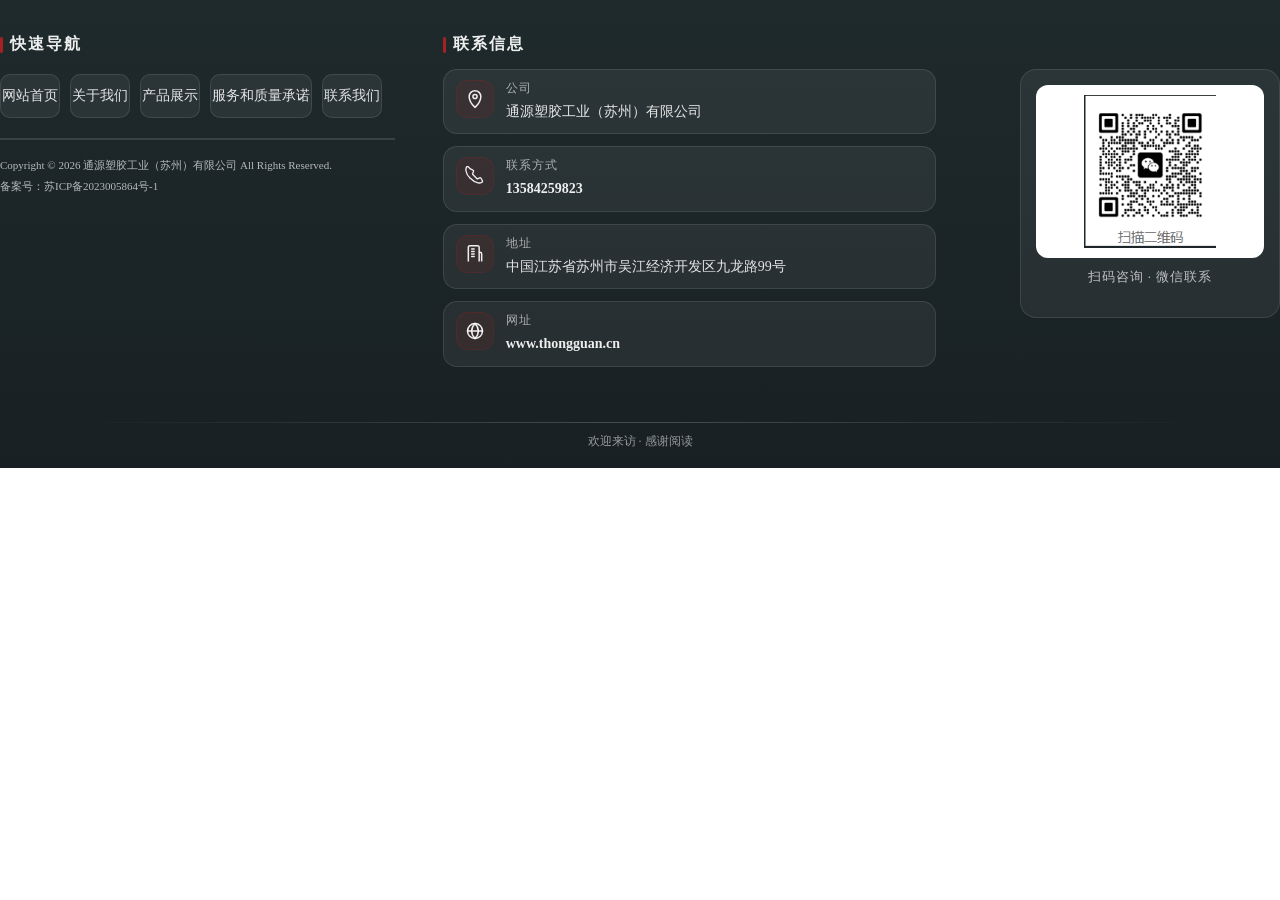
<file: components/footer.html>
<!doctype html>
<html lang="zh-CN">
<head>
  <meta charset="utf-8" />
  <meta name="viewport" content="width=device-width, initial-scale=1" />
  <title>Footer</title>
  <link rel="stylesheet" href="../css/footer.css">
</head>

<body>
  <footer class="cn-footer" role="contentinfo">
    <div class="cn-footer__wrap">
      <section class="cn-footer__col cn-footer__left">
        <h3 class="cn-footer__title">快速导航</h3>

        <nav class="cn-footer__nav" aria-label="快速导航">
          <a href="#">网站首页</a>
          <a href="#">关于我们</a>
          <a href="#">产品展示</a>
          <a href="#">服务和质量承诺</a>
          <a href="#">联系我们</a>
        </nav>

        <div class="cn-footer__meta">
          <p>Copyright © <span id="cnYear"></span> 通源塑胶工业（苏州）有限公司 All Rights Reserved.</p>
          <p>备案号：苏ICP备2023005864号-1</p>
        </div>
      </section>

      <section class="cn-footer__col cn-footer__mid">
        <h3 class="cn-footer__title">联系信息</h3>

        <ul class="cn-footer__list">
          <li class="cn-footer__item">
            <span class="cn-ico" aria-hidden="true">
              <svg viewBox="0 0 24 24" fill="none">
                <path d="M12 22s7-6.2 7-13a7 7 0 1 0-14 0c0 6.8 7 13 7 13z" stroke="currentColor" stroke-width="1.8"/>
                <circle cx="12" cy="9" r="2.5" stroke="currentColor" stroke-width="1.8"/>
              </svg>
            </span>
            <div>
              <div class="cn-footer__label">公司</div>
              <div class="cn-footer__value">通源塑胶工业（苏州）有限公司</div>
            </div>
          </li>

          <li class="cn-footer__item">
            <span class="cn-ico" aria-hidden="true">
              <svg viewBox="0 0 24 24" fill="none">
                <path d="M6.5 3.5l3 1.4c.7.3 1 1.1.7 1.8l-1 2.2c-.2.5-.1 1 .2 1.4l4.7 4.7c.4.4.9.5 1.4.2l2.2-1c.7-.3 1.5 0 1.8.7l1.4 3c.3.7 0 1.5-.7 1.8-1.4.7-3 .9-4.6.6-3.2-.6-6.8-3-9.6-5.8C4.2 12.8 1.8 9.2 1.2 6c-.3-1.6-.1-3.2.6-4.6.3-.7 1.1-1 1.8-.7z"
                      stroke="currentColor" stroke-width="1.6" stroke-linejoin="round"/>
              </svg>
            </span>
            <div>
              <div class="cn-footer__label">联系方式</div>
              <div class="cn-footer__value">
                <a class="cn-footer__link phone-confirm" href="tel:+8613584259823">13584259823</a>
              </div>
            </div>
          </li>

          <li class="cn-footer__item">
            <span class="cn-ico" aria-hidden="true">
              <svg viewBox="0 0 24 24" fill="none">
                <path d="M4 21V4a2 2 0 0 1 2-2h9a2 2 0 0 1 2 2v17" stroke="currentColor" stroke-width="1.8"/>
                <path d="M8 6h3M8 9h3M8 12h3M8 15h3" stroke="currentColor" stroke-width="1.8" stroke-linecap="round"/>
                <path d="M20 21v-9a2 2 0 0 0-2-2h-1" stroke="currentColor" stroke-width="1.8"/>
              </svg>
            </span>
            <div>
              <div class="cn-footer__label">地址</div>
              <div class="cn-footer__value">中国江苏省苏州市吴江经济开发区九龙路99号</div>
            </div>
          </li>

          <li class="cn-footer__item">
            <span class="cn-ico" aria-hidden="true">
              <svg viewBox="0 0 24 24" fill="none">
                <circle cx="12" cy="12" r="9" stroke="currentColor" stroke-width="1.8"/>
                <path d="M3 12h18" stroke="currentColor" stroke-width="1.8" stroke-linecap="round"/>
                <path d="M12 3c2.5 2.6 4 5.9 4 9s-1.5 6.4-4 9c-2.5-2.6-4-5.9-4-9s1.5-6.4 4-9z"
                      stroke="currentColor" stroke-width="1.8"/>
              </svg>
            </span>
            <div>
              <div class="cn-footer__label">网址</div>
              <div class="cn-footer__value">
                <a class="cn-footer__link" href="https://www.thongguan.cn" target="_blank" rel="noopener">www.thongguan.cn</a>
              </div>
            </div>
          </li>
        </ul>
      </section>

      <section class="cn-footer__col cn-footer__right">
        <div class="cn-qrbox">
          <img class="cn-qrbox__img" src="../img/qr.jpg" alt="二维码">
          <p class="cn-qrbox__text">扫码咨询 · 微信联系</p>
        </div>
      </section>
    </div>

    <div class="cn-footer__bottom">
      <span class="cn-footer__bottomline" aria-hidden="true"></span>
      <p class="cn-footer__small">欢迎来访 · 感谢阅读</p>
    </div>
  </footer>

  <script>
    document.getElementById("cnYear").textContent = new Date().getFullYear();

    (function () {
      var isTouch = ('ontouchstart' in window) || (navigator.maxTouchPoints && navigator.maxTouchPoints > 0);
      document.querySelectorAll('.phone-confirm').forEach(function (a) {
        a.addEventListener('click', function (e) {
          if (isTouch) return;
          if (!confirm('是否拨打此号码？')) e.preventDefault();
        });
      });
    })();
  </script>
</body>
</html>
</file>
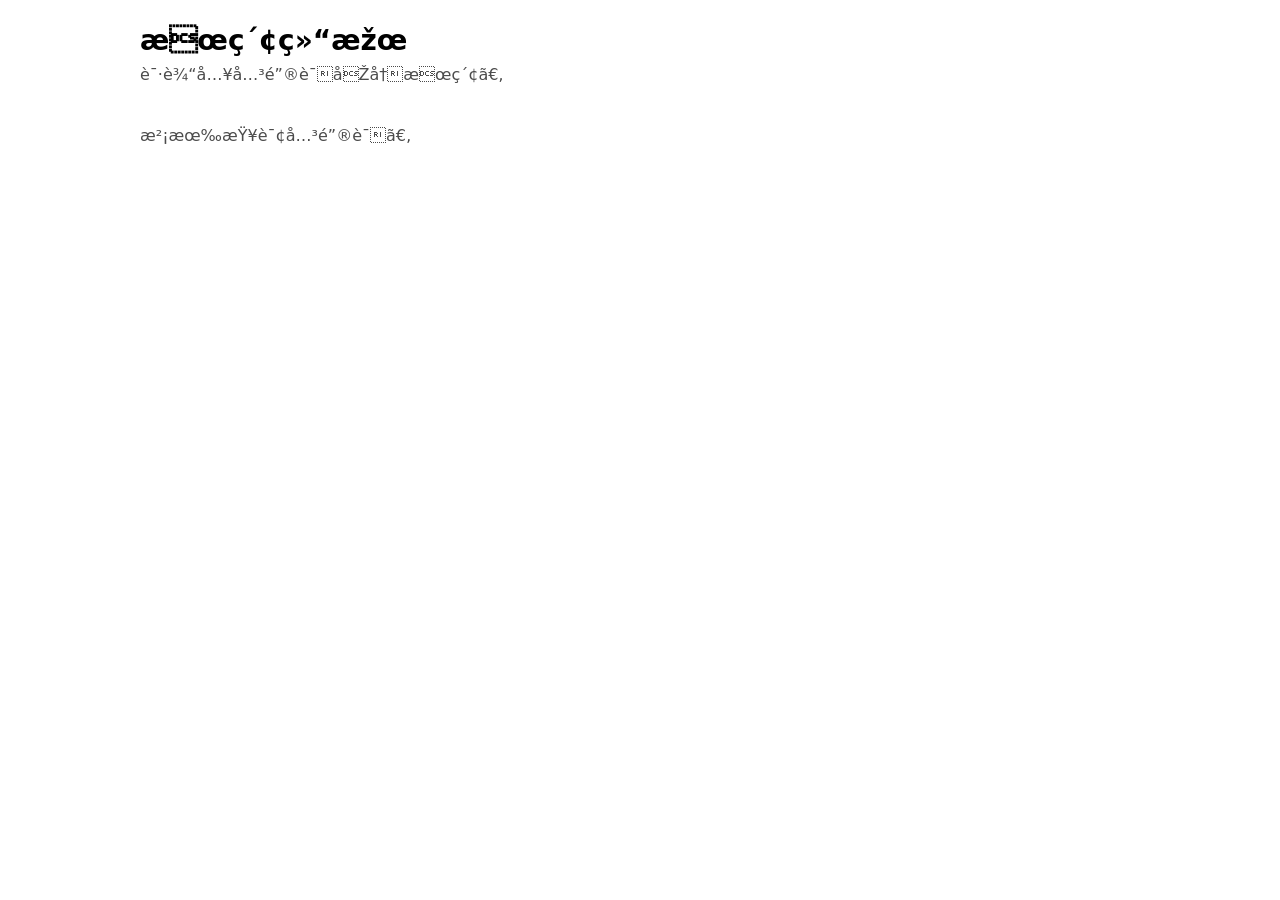
<file: components/search.html>
﻿<!doctype html>
<html lang="zh">
  <head>
    <meta charset="utf-8" />
    <meta name="viewport" content="width=device-width, initial-scale=1" />
    <title>æœç´¢ç»“æžœ</title>
    <style>
      body {
        font-family:
          system-ui,
          -apple-system,
          Segoe UI,
          Roboto,
          Arial;
        margin: 0;
        padding: 24px;
      }
      .wrap {
        max-width: 1000px;
        margin: 0 auto;
      }
      .title {
        font-size: 28px;
        font-weight: 800;
        margin: 0 0 8px;
      }
      .meta {
        opacity: 0.7;
        margin: 0 0 18px;
      }
      .item {
        padding: 14px 0;
        border-bottom: 1px solid rgba(0, 0, 0, 0.08);
      }
      .item a {
        font-size: 18px;
        font-weight: 700;
        color: inherit;
        text-decoration: none;
      }
      .item a:hover {
        text-decoration: underline;
      }
      .snippet {
        margin: 8px 0 0;
        line-height: 1.8;
        opacity: 0.85;
      }
      mark {
        padding: 0 3px;
      }
      .empty {
        padding: 24px 0;
        opacity: 0.7;
      }
    </style>
  </head>
  <body>
    <div class="wrap">
      <h1 class="title">æœç´¢ç»“æžœ</h1>
      <p class="meta" id="meta"></p>
      <div id="results"></div>
    </div>

    <script>
      const SEARCH_INDEX = [
        {
          title: "äº§å“å±•ç¤º",
          url: "../pages/productview.html",
          content:
            "é«˜éŸ§æ€§ å¼ºæ‹‰ä¼¸ ä¸æ˜“æ–­è£‚ æ›´é€‚åˆé«˜é€Ÿç¼ ç»• çº³ç±³å¤šå±‚ç»“æž„ ä¿æŒåŠ› æ‰˜ç›˜è¿è¾“ç¨³å®šæ€§",
        },
        {
          title: "è”ç³»æˆ‘ä»¬",
          url: "../pages/contactus.html",
          content: "è”ç³»æ–¹å¼ ç”µè¯ é‚®ç®± åœ°å€ è¡¨å• å’¨è¯¢ åˆä½œ",
        },
        {
          title: "å…³äºŽæˆ‘ä»¬",
          url: "../pages/aboutus.html",
          content: "æˆ‘ä»¬æ°¸è¿œåªåšæœ€å¥½çš„ æ›´å°‘ææ–™åšåˆ°æ›´ç¨³å›º ç†å¿µ å·¥è‰º é…æ–¹",
        },
      ];

      function getQueryParam(name) {
        const params = new URLSearchParams(window.location.search);
        return (params.get(name) || "").trim();
      }

      function highlight(text, keywords) {
        let out = text;
        keywords.forEach((k) => {
          if (!k) return;
          const reg = new RegExp(
            k.replace(/[.*+?^${}()|[\]\\]/g, "\\$&"),
            "ig",
          );
          out = out.replace(reg, (m) => `<mark>${m}</mark>`);
        });
        return out;
      }

      function matchItem(item, keywords) {
        const hay = (item.title + " " + item.content).toLowerCase();
        return keywords.every((k) => hay.includes(k.toLowerCase()));
      }

      const q = getQueryParam("q");
      const meta = document.getElementById("meta");
      const resultsEl = document.getElementById("results");

      if (!q) {
        meta.textContent = "è¯·è¾“å…¥å…³é”®è¯åŽå†æœç´¢ã€‚";
        resultsEl.innerHTML = `<div class="empty">æ²¡æœ‰æŸ¥è¯¢å…³é”®è¯ã€‚</div>`;
      } else {
        const keywords = q.split(/\s+/).filter(Boolean);

        const hits = SEARCH_INDEX.filter((item) => matchItem(item, keywords));

        meta.textContent = `å…³é”®è¯ï¼š${q} Â· å…± ${hits.length} æ¡ç»“æžœ`;

        if (hits.length === 0) {
          resultsEl.innerHTML = `<div class="empty">æ²¡æœ‰æ‰¾åˆ°ç›¸å…³å†…å®¹ï¼Œè¯·æ¢ä¸ªå…³é”®è¯è¯•è¯•ã€‚</div>`;
        } else {
          resultsEl.innerHTML = hits
            .map((item) => {
              const snippet =
                item.content.slice(0, 90) +
                (item.content.length > 90 ? "..." : "");
              return `
            <div class="item">
              <a href="${item.url}">${highlight(item.title, keywords)}</a>
              <p class="snippet">${highlight(snippet, keywords)}</p>
            </div>
          `;
            })
            .join("");
        }
      }
    </script>
  </body>
</html>
</file>
<file: css/homepage.css>
:root{
  --bg:#fbfcf6;
  --text:#0f172a;
  --muted:#475569;
  --border:rgba(15,23,42,.10);
  --shadow: 0 10px 25px rgba(2,6,23,.08);
  --radius:18px;
  --max:1100px;
}

*{box-sizing:border-box}
html{scroll-behavior:smooth;}
body{
  margin:0;
  font-family: ui-sans-serif, system-ui, -apple-system, Segoe UI, Roboto, "PingFang SC", "Microsoft YaHei", Arial;
  color:var(--text);
  background:
    radial-gradient(900px 400px at 10% -10%, rgba(37,99,235,.10), transparent 60%),
    radial-gradient(700px 360px at 95% 5%, rgba(124,58,237,.08), transparent 55%),
    var(--bg);
}

a{color:inherit;text-decoration:none}
.wrap{max-width:var(--max); margin:0 auto; padding:0 18px;}


.embed{
  width:100%;
  height:185px;
  border:0;
  display:block;
  background: 2px solid #000;
}


.embed-nav{

  top:0;
  z-index:999;
  background:#fff;
  box-shadow:0 6px 18px rgba(2,6,23,.06);
  border-bottom: #000;
}

.embed-footer{
  min-height: 470px;
  margin-top: 24px;
}

.embed{ margin:0; display:block; }

#navFrame{
  display:block;         
  margin:0 !important;
  padding:0 !important;
}


.au-hero{
  padding-top: 0 !important;   
  margin-top: 0 !important;
}


.au-main{
  margin-top: -1px;
}


#navFrame.embed-nav{
  box-shadow: none !important;
}

#navFrame{
  display:block;
  height: 198px !important;      
  max-height: 2220px !important;
  overflow: hidden !important;
  border: 0 !important;
  margin: 0 !important;
}

.btn{
  display:inline-flex;
  align-items:center;
  justify-content:center;
  gap:10px;
  padding:12px 16px;
  border-radius:999px;
  border:1px solid var(--border);
  background: rgba(2,6,23,.02);
  color:var(--text);
  box-shadow: var(--shadow);
  cursor:pointer;
  transition:.18s transform, .18s opacity, .18s border-color;
  user-select:none;
}
.btn:hover{transform: translateY(-1px); border-color:rgba(15,23,42,.18)}
.btn:active{transform: translateY(0px); opacity:.92}
.btn.secondary{
  background:#fff;
  box-shadow:none;
}


.divider{
  height:1px;
  background: linear-gradient(to right, transparent, rgba(15,23,42,.14), transparent);
}


.landing{
  width:100%;
  position:relative;
  margin:0;
  padding:0;
}

.landingSlider{
  position:relative;
  width:100%;
  height:500px;
  overflow:hidden;
  background:#f8fafc;
  margin:0;
  padding:0;
  top:0;
}



.landingSlides{ position:absolute; inset:0; }
.landingSlide{
  position:absolute; inset:0;
  opacity:0;
  transition: opacity .45s ease;
  background-size:cover;
  background-position:center;
}
.landingSlide.active{ opacity:1; }


.landingOverlay{
  position:absolute;
  inset:0;
  display:flex;
  align-items:center;
 
}

.landingContent{ padding:24px 0; }
.landingTitle{
  margin:0 0 10px;
  font-size:44px;
  line-height:1.1;
}
.landingSub{
  margin:0 0 16px;
  color:var(--muted);
  line-height:1.85;
  max-width:720px;
}
.landingActions{ display:flex; gap:10px; flex-wrap:wrap; }
.landingActions .btn{
  background:#000;
  color:#fff;
  border:1px solid #000;
}

.landingActions .btn:hover{
  filter:brightness(1.05);
}

.landingActions .btn:active{
  transform:translateY(0);
}


.landingArrow{
  position:absolute;
  top:50%;
  transform: translateY(-50%);
  width:46px;
  height:46px;
  border-radius:999px;
  border:1px solid rgba(15,23,42,.12);
  background: rgba(255,255,255,.78);
  cursor:pointer;
  box-shadow: 0 10px 18px rgba(2,6,23,.10);
  transition:.15s transform, .15s background;
}
.landingArrow:hover{ background: rgba(255,255,255,.92); transform: translateY(-50%) scale(1.03); }
.landingArrow.left{ left:14px; }
.landingArrow.right{ right:14px; }


.landingDots{
  position:absolute;
  left:0; right:0; bottom:14px;
  display:flex;
  justify-content:center;
  gap:8px;
}
.landingDot{
  width:9px; height:9px;
  border-radius:999px;
  border:1px solid rgba(15,23,42,.18);
  background: rgba(255,255,255,.6);
  cursor:pointer;
  opacity:.75;
  transition:.15s transform, .15s opacity;
}
.landingDot.active{
  opacity:1;
  transform: scale(1.15);
}


   .sectionActions .btn{
  background:#000000;
  color:#ffffff;

  text-decoration:none;
}

.sectionActions .btn:hover{
  filter:brightness(1.05);
}

.sectionActions .btn:active{
  transform:translateY(0);
}

.section{
  padding:40px 0;
}
.sectionTitle{
  margin:0;
  font-size:28px;
  line-height:1.2;
}
.sectionDivider{
  width:120px;
  height:6px;
  border-radius:999px;
  margin:10px 0 14px;
  margin-left:-5px;

  
  background: linear-gradient(90deg,
    rgba(0, 245, 255, 0.18),
    rgba(0, 170, 255, 0.62),
    rgba(0, 105, 255, 0.46),
    rgba(2, 10, 24, 0.20)
  );

  
  border: 1px solid rgba(180, 235, 255, 0.38);

  
  box-shadow:
    0 6px 18px rgba(0, 120, 255, 0.26),
    0 0 18px rgba(0, 235, 255, 0.20);

  backdrop-filter: blur(10px);
  -webkit-backdrop-filter: blur(10px);
  position: relative;
  overflow: hidden;
}
.sectionDivider{

  background: linear-gradient(90deg,
    rgba(20, 72, 98, 0.75),
    rgba(7, 21, 46, 0.55)
  ) !important;



  border: 1px solid rgba(180, 235, 255, 0.42) !important;

  box-shadow:
    0 6px 18px rgba(0, 120, 255, 0.30),
    0 0 18px rgba(0, 235, 255, 0.26) !important;
}



.sectionDivider::after{
  content:"";
  position:absolute;
  inset:-40% -20%;
  background: linear-gradient(90deg,
    transparent,
    rgba(255,255,255,0.22),
    transparent
  );
  transform: translateX(-30%) rotate(12deg);
  opacity: 0.55;
  pointer-events:none;
}


.sectionDivider::before{
  content:"";
  position:absolute;
  inset:0;
  background: linear-gradient(180deg,
    rgba(255,255,255,0.55),
    rgba(255,255,255,0.08),
    rgba(255,255,255,0)
  );
  transform: translateY(-30%);
  opacity: 0.55;
  pointer-events:none;
}


.sectionDivider::after{
  content:"";
  position:absolute;
  top:-50%;
  left:-30%;
  width:60%;
  height:200%;
  background: linear-gradient(90deg,
    rgba(255,255,255,0),
    rgba(255,255,255,0.35),
    rgba(255,255,255,0)
  );
  transform: rotate(18deg);
  opacity: 0.35;
  pointer-events:none;
}

.sectionText{
  margin:0 0 18px;
  color:var(--muted);
  line-height:1.85;
  max-width:820px;
}
.sectionActions{
  margin-top:18px;
}

.divider{
  height: 2px;
  width: 100%;
  background: linear-gradient(
    to right,
    transparent 0%,
    #708bc7 30%,
    #758cc2 70%,
    transparent 100%
  );
}
.sectionDivider + .sectionText + .btn{
  background:#000;
  color:#fff;
  border:1px solid #000;
  text-decoration:none;
}

.sectionDivider + .sectionText + .btn:hover{
  filter:brightness(1.05);
}

.sectionDivider + .sectionText + .btn:active{
  transform:translateY(0);
}








.productGrid{
  display:grid;
  grid-template-columns: repeat(3, 1fr);
  gap:14px;
  margin-top:10px;
}



.productCard{
  display:block;
  border:1px solid var(--border);
  border-radius: 5px;          
  overflow:hidden;
  background:#fff;
  box-shadow: var(--shadow);
  transition: .18s transform, .18s border-color;

  aspect-ratio: 1 / 1;       
}


.productCard:hover{
  transform: translateY(-2px);
  border-color: rgba(15,23,42,.18);
}


.productImg,
.imgBox{
  width: 100%;
  height: 75%;
  overflow: hidden;
  position: relative;
  background-size: cover;       
  background-position: center;
}


.pimg{
  width: 100%;
  height: 100%;
  object-fit: cover;            
  object-position: center;
  display: block;
}


.productName{
  height:25%;
  display:flex;
  align-items:center;
  justify-content:center;
  padding:10px;
  font-weight:700;
  border-top:1px solid var(--border);

  
  text-align: center;
  line-height: 1.2;
  overflow: hidden;
  display: -webkit-box;
  -webkit-line-clamp: 2;
  -webkit-box-orient: vertical;
}



@media (max-width: 920px){
  .productGrid{ grid-template-columns: repeat(2, 1fr); }
}
@media (max-width: 520px){
  .productGrid{ grid-template-columns: 1fr; }
}



.aboutGrid{
  display:grid;
  grid-template-columns: 1.1fr .9fr;
  gap:24px;
  align-items:center;
}

.aboutImg{
  width:100%;
  height:320px;
  object-fit:cover;
  border-radius: var(--radius);
  border:1px solid var(--border);
  box-shadow: var(--shadow);
  background:#fff;
}


@media (max-width: 920px){
  .aboutGrid{ grid-template-columns: 1fr; }
  .aboutImg{ height:240px; }
}

#about.reveal{
  opacity:0;
  transform:translateY(26px);
  transition:opacity .7s ease, transform .7s ease;
  will-change:opacity, transform;
}

#about.reveal.in{
  opacity:1;
  transform:translateY(0);
}
#products.reveal{
  opacity:0;
  transform:translateY(26px);
  transition:opacity .7s ease, transform .7s ease;
  will-change:opacity, transform;
}

#products.reveal.in{
  opacity:1;
  transform:translateY(0);
}

.onlineConsult{
  position: fixed;
  right: 14px;
  bottom: 120px;
  width: 62px;
  border-radius: 10px;
  overflow: hidden;
  box-shadow: 0 10px 22px rgba(2,6,23,.18);
  z-index: 9999;
  background: #fff;

  
  user-select: none;
  touch-action: none;  
  cursor: grab;

  transition: .12s transform;
}
.onlineConsult:active{ cursor: grabbing; transform: scale(.98); }

.ocTop{
  background: #ffffff;
  padding: 8px 6px;
  display: flex;
  justify-content: center;
  align-items: center;
}
.ocAvatar{
  width: 44px;
  height: 44px;
  border-radius: 999px;
  object-fit: cover;
  border: 2px solid rgba(15,23,42,.08);
}
.ocBottom{
  background: linear-gradient(180deg, #ff4b4b, #e11d48);
  color: #fff;
  text-align: center;
  padding: 10px 0 12px;
  font-weight: 800;
  line-height: 1.05;
  letter-spacing: .5px;
  display: grid;
  gap: 4px;
}







@media (max-width: 920px){
  .landingSlider{ height:420px; }
  .landingTitle{ font-size:34px; }
  .productGrid{ grid-template-columns: repeat(2, 1fr); }
}

@media (max-width: 520px){
  .productGrid{ grid-template-columns: 1fr; }
}
.aboutImg{
  width: 280;
  height: auto;
  display: block;
  border:2px solid var(--border);
  box-shadow: var(--shadow);

  
  object-fit: contain;
  object-position: center;
  background: #fff;        

  
  margin-left: auto;
  margin-right: 0;

  
  transform: none;

  border-radius: 0;
}
</file>
<file: css/aboutus.css>
:root{
  --bg:#fbfcf6;
  --text:#2b2f36;
  --muted:#6b7280;
  --hair:rgba(17,24,39,.10);
  --shadow:0 18px 40px rgba(17,24,39,.10);
  --max:1100px;
}

*{box-sizing:border-box}
html{scroll-behavior:smooth}
body{
  padding:0;
  margin:0;
  overflow-x:hidden;
  background:var(--bg);
  color:var(--text);
  font-family:ui-sans-serif,system-ui,-apple-system,"Segoe UI",Roboto,"PingFang SC","Microsoft YaHei",Arial;
}

.wrap{max-width:var(--max);margin:0 auto;padding:0 18px}
a{color:inherit;text-decoration:none}

.au-hero{padding:28px 0 10px}
.au-breadcrumb{
  font-size:12px;
  letter-spacing:.12em;
  text-transform:uppercase;
  color:var(--muted);
}
.au-breadcrumb .sep{opacity:.6;margin:0 6px}

.au-title{
  margin:12px 0 10px;
  font-size:44px;
  font-weight:800;
  letter-spacing:.02em;
}
.au-lead{
  margin:0;
  max-width:72ch;
  color:var(--muted);
  line-height:1.9;
}

.au-main{padding:6px 0 40px}
.au-section{padding:26px 0}
.au-section + .au-section{border-top:1px solid rgba(17,24,39,.06)}

.au-twoCol{
  display:grid;
  grid-template-columns:1.05fr .95fr;
  gap:22px;
  align-items:start;
}

.au-media{
  position:relative;
  aspect-ratio:16 / 9;
  min-height:auto;
  background-size:contain;
  background-repeat:no-repeat;
  background-position:center;
  border:2px solid rgba(16,24,40,.18);
  overflow:hidden;
  border-radius:14px;
  background-color:#fff;
}
.au-media::after{
  content:"";
  position:absolute;
  inset:0;
  z-index:1;
  pointer-events:none;
  background:linear-gradient(180deg,rgba(251,252,246,0) 55%,rgba(251,252,246,.86) 100%);
}
.au-mediaCap{
  position:absolute;
  left:16px;
  right:16px;
  bottom:14px;
  padding-top:14px;
  padding-bottom:14px;
  z-index:2;
}
.au-mediaCap .t1{font-weight:800;letter-spacing:.01em}
.au-mediaCap .t2{margin-top:0;font-size:13px;color:var(--muted)}

figure.au-bannerHero{
  margin:0 !important;
}

.au-bannerHero{
  position:relative;
  overflow:hidden;
  color:rgba(255,255,255,.92);
  padding:22px 0 16px;
  min-height:620px;
  margin:0 !important;
  width:100%;
}

.au-bannerHero::before{
  content:"";
  position:absolute;
  top:22px;
  bottom:22px;
  left:0;
  right:0;
  width:100%;
  background:linear-gradient(90deg,rgba(121,134,151,.95),rgba(144,158,176,.92));
  clip-path:polygon(0 14%,100% 0,100% 86%,0 100%);
  z-index:0;
  pointer-events:none;
}

.au-bannerHero .au-h2,
.au-bannerHero .au-bannerName{color:#fff}

.au-bannerHero .au-text,
.au-bannerHero .au-bannerDesc{color:rgba(255,255,255,.78)}

.au-bannerHero .au-inlineTags,
.au-bannerHero .au-inlineTags span,
.au-bannerHero .au-inlineTags i{color:rgba(255,255,255,.78)}

.au-bannerInner,
.au-bannerPerson{
  position:relative;
  z-index:2;
}

.au-bannerInner{
  width:min(1820px,calc(100% - 96px));
  margin:0 auto;
  display:flex;
  align-items:center;
  justify-content:space-between;
  gap:24px;
}

.au-copy{
  padding-top:4px;
  max-width:620px;
  padding-left:34px;
}

.au-h2{
  margin:12px 0 10px;
  font-size:26px;
  font-weight:800;
  line-height:1.2;
}
.au-text{
  margin:0;
  color:var(--muted);
  line-height:1.95;
}
.au-text.subtle{margin-top:10px}

.au-inlineTags{
  margin-top:14px;
  color:var(--muted);
  font-size:13px;
  display:flex;
  flex-wrap:wrap;
  gap:10px;
  align-items:center;
}
.au-inlineTags i{opacity:.35;font-style:normal}

.au-btnRow{
  display:flex;
  gap:10px;
  margin-top:16px;
  flex-wrap:wrap;
}
.au-btn{
  display:inline-flex;
  align-items:center;
  justify-content:center;
  padding:10px 14px;
  border-radius:999px;
  border:2px solid rgba(17,24,39,.16);
  background:#000;
  color:#fff;
  transition:transform .18s ease,border-color .18s ease,opacity .18s ease;
}
.au-btn:hover{transform:translateY(-1px);border-color:rgba(17,24,39,.24)}
.au-btn:active{transform:translateY(0);opacity:.92}
.au-btn.ghost{background:#077163}

.au-bannerPerson{
  width:min(520px,42vw);
  height:auto;
  display:block;
}

.au-bannerInner .au-personWrap{
  position:relative;
  display:inline-block;
  flex:0 0 auto;
  width:max-content;
  z-index:3;
  margin-right:90px;
}

.au-bannerInner .au-personWrap > img.au-bannerPerson{
  display:block;
}

.au-bannerInner .au-personWrap > .au-personText{
  position:absolute;
  left:100%;
  top:58%;
  transform:translateY(-50%);
  margin-left:14px;
  display:inline-flex;
  gap:12px;
  align-items:baseline;
  white-space:nowrap;
  writing-mode:horizontal-tb;
  color:#000;
}

.au-bannerInner .au-personName,
.au-bannerInner .au-personRole{
  color:#000;
}

.au-bannerInner .au-personName{
  font-size:18px;
  font-weight:800;
  line-height:1;
}

.au-bannerInner .au-personRole{
  font-size:14px;
  font-weight:600;
  opacity:.85;
  line-height:1;
}

.au-split{
  display:grid;
  grid-template-columns:1fr 1fr;
  gap:26px;
}
.au-h3{
  margin:0 0 10px;
  font-size:18px;
  font-weight:800;
}

.au-skill{margin:12px 0}
.au-skill .row{
  display:flex;
  justify-content:space-between;
  font-size:13px;
  color:var(--muted);
  margin-bottom:8px;
}
.au-skill .pct{font-variant-numeric:tabular-nums}

.bar{
  height:10px;
  border-radius:999px;
  background:rgba(17,24,39,.08);
  overflow:hidden;
}
.bar span{
  display:block;
  height:100%;
  width:0%;
  border-radius:999px;
  background:rgba(17,24,39,.42);
  transition:width 900ms cubic-bezier(.2,.9,.2,1);
}

.au-stats{
  display:grid;
  grid-template-columns:1fr 1fr;
  gap:14px 18px;
  margin-top:14px;
}
.au-stat .num{
  font-size:24px;
  font-weight:900;
  letter-spacing:.01em;
}
.au-stat .lbl{
  margin-top:6px;
  font-size:12px;
  color:var(--muted);
}

.au-banner{
  position:relative;
  border-radius:14px;
  overflow:hidden;
  width:100%;
  aspect-ratio:16 / 5;
  min-height:300px;
  background-size:cover;
  background-position:center;
  background-repeat:no-repeat;
}

@media (max-width:768px){
  .au-banner{
    min-height:200px;
    aspect-ratio:4 / 3;
  }
}

.au-banner .inner{
  position:relative;
  z-index:1;
  padding:22px 18px;
  max-width:720px;
  color:#fff;
}
.au-banner .title{
  margin:12px 0 14px;
  font-size:26px;
  font-weight:800;
  line-height:1.25;
}

.au-contact{
  display:flex;
  justify-content:space-between;
  align-items:center;
  gap:16px;
}

.reveal{
  opacity:0;
  transform:translateY(10px);
  transition:opacity .6s ease,transform .6s cubic-bezier(.2,.9,.2,1);
  will-change:opacity,transform;
}
.reveal.is-in{
  opacity:1;
  transform:translateY(0);
}
.reveal.media{
  transform:translateY(10px) scale(1.01);
}
.reveal.media.is-in{
  transform:translateY(0) scale(1);
}
@media (prefers-reduced-motion:reduce){
  .reveal{transition:none !important;opacity:1 !important;transform:none !important}
  .bar span{transition:none !important;width:100% !important}
}

#navFrame{
  display:block;
  margin:0 !important;
  padding:0 !important;
  height:198px !important;
  max-height:220px !important;
  overflow:hidden !important;
  border:0 !important;
}

.au-hero{
  padding-top:0 !important;
  margin-top:-2px !important;
}

.au-main{margin-top:-1px}
#navFrame.embed-nav{box-shadow:none !important}

#footerFrame{
  margin-top:0;
  margin-bottom:-12px;
  display:block;
}

.au-barChart{
  display:grid !important;
  grid-template-columns:repeat(4,minmax(0,1fr));
  gap:16px;
  align-items:end;
  padding:12px 0 0;
}
.au-barItem{
  display:flex;
  flex-direction:column;
  gap:10px;
}
.au-bar{
  height:168px;
  position:relative;
  overflow:hidden;
  border-radius:16px;
  background:rgba(10,25,60,.06);
  border:1px solid rgba(160,210,255,.22);
}
.au-bar > span{
  display:block;
  position:absolute;
  left:12px;
  right:12px;
  bottom:11px;
  height:0;
  border-radius:14px;
  transition:height .9s cubic-bezier(.2,.8,.2,1);
  background:rgba(7,23,62,.7);
}
.au-barNum{font-weight:900;color:#0B1220;line-height:1.1}
.au-barLbl{font-size:13px;color:rgba(11,18,32,.72)}

@media (max-width:820px){
  .au-barChart{grid-template-columns:repeat(2,minmax(0,1fr))}
  .au-bar{height:148px}
}

.au-vm2{
  padding:72px 16px;
  position:relative;
  overflow:hidden;
}
.au-vm2::before,
.au-vm2::after{
  content:"";
  position:absolute;
  width:520px;
  height:520px;
  border-radius:50%;
  filter:blur(60px);
  opacity:.10;
  pointer-events:none;
}
.au-vm2::before{left:-180px;top:-220px;background:#2f6fff}
.au-vm2::after{right:-200px;bottom:-260px;background:#00c2a8}

.au-vm2Inner{
  max-width:1100px;
  margin:0 auto;
  display:grid;
  grid-template-columns:1fr auto 1fr;
  gap:40px;
  align-items:center;
}
.au-vm2Block{padding:10px 6px}
.au-vm2Head{
  display:flex;
  align-items:baseline;
  gap:10px;
  margin-bottom:10px;
}
.au-vm2Kicker{
  letter-spacing:.18em;
  font-size:12px;
  font-weight:700;
  opacity:.55;
}
.au-vm2Title{
  margin:0;
  font-size:28px;
  font-weight:800;
  line-height:1.1;
}
.au-vm2Text{
  margin:10px 0 0;
  line-height:1.9;
  font-size:16px;
  opacity:.88;
  max-width:460px;
}
.au-vm2Slash{
  width:2px;
  height:160px;
  position:relative;
  transform:rotate(18deg);
  border-radius:2px;
  background:linear-gradient(to bottom,rgba(0,0,0,0),rgba(0,0,0,.25),rgba(0,0,0,0));
}
.au-vm2Slash::before,
.au-vm2Slash::after{
  content:"";
  position:absolute;
  left:50%;
  width:10px;
  height:10px;
  transform:translateX(-50%);
  border-radius:50%;
  background:rgba(0,0,0,.28);
  box-shadow:0 0 18px rgba(47,111,255,.25);
  opacity:.75;
}
.au-vm2Slash::before{top:-8px}
.au-vm2Slash::after{bottom:-8px}

.au-vm2Inner .au-vm2Block:last-child{
  margin-left:100px;
}

@media (max-width:920px){
  .au-title{font-size:36px}
  .au-twoCol{grid-template-columns:1fr}
  .au-split{grid-template-columns:1fr}
  .au-media{min-height:280px}
  .au-contact{flex-direction:column;align-items:flex-start}
}

@media (max-width:860px){
  .au-bannerHero{
    min-height:auto;
    padding:18px 0 12px;
  }

  .au-bannerHero::before{
    left:0;
    right:0;
    top:12px;
    bottom:12px;
    width:100%;
    clip-path:polygon(0 10%,100% 0,100% 90%,0 100%);
  }

  .au-bannerInner{
    flex-direction:column;
    align-items:flex-start;
    width:calc(100% - 24px);
    gap:18px;
  }

  .au-copy{
    max-width:none;
    padding-left:18px;
    padding-right:18px;
  }

  .au-bannerInner .au-personWrap{
    margin-right:0;
    align-self:center;
  }

  .au-bannerHero .au-bannerInner .au-personWrap > .au-personText{
    position:static !important;
    transform:none !important;
    margin-left:0 !important;
    margin-top:10px !important;
    display:flex !important;
    flex-direction:column !important;
    gap:6px !important;
    align-items:center !important;
    text-align:center !important;
    color:#000 !important;
  }
}

@media (max-width:768px){
  .au-vm2Inner{
    grid-template-columns:1fr;
    gap:18px;
    text-align:center;
  }
  .au-vm2Text{
    margin-left:auto;
    margin-right:auto;
  }
  .au-vm2Slash{
    width:70%;
    height:2px;
    margin:14px auto;
    transform:rotate(0deg);
    background:linear-gradient(to right,rgba(0,0,0,0),rgba(0,0,0,.25),rgba(0,0,0,0));
  }
  .au-vm2Slash::before,
  .au-vm2Slash::after{
    top:50%;
    transform:translate(-50%,-50%);
  }
  .au-vm2Slash::before{left:-6px}
  .au-vm2Slash::after{left:calc(100% + 6px)}
}

@media (max-width:520px){
  .au-title{font-size:32px}
  .au-stats{grid-template-columns:1fr}
}

.au-bannerHero .au-bannerInner .au-personWrap{
  position:relative !important;
  display:inline-block !important;
  flex:0 0 auto !important;
  width:max-content !important;
  z-index:999 !important;
}

.au-bannerHero .au-bannerInner .au-personWrap > img.au-bannerPerson{
  display:block !important;
}

.au-bannerHero .au-bannerInner .au-personWrap > .au-personText{
  position:absolute !important;
  left:100% !important;
  top:60% !important;
  transform:translateY(-50%) !important;
  margin-left:14px !important;
  display:inline-flex !important;
  gap:12px !important;
  align-items:baseline !important;
  white-space:nowrap !important;
  writing-mode:horizontal-tb !important;
  color:#000 !important;
}

.au-bannerHero .au-bannerInner .au-personWrap .au-personName,
.au-bannerHero .au-bannerInner .au-personWrap .au-personRole{
  color:#000 !important;
}

#heroPerson{
  position:relative !important;
  display:inline-block !important;
  flex:0 0 auto !important;
  width:max-content !important;
  z-index:999 !important;
}

#heroPersonImg{
  display:block !important;
  width:min(520px,42vw) !important;
  height:auto !important;
}

#heroPersonInfo{
  position:absolute !important;
  left:100% !important;
  top:20% !important;
  transform:translateY(-50%) !important;
  margin-left:-8vw !important;
  display:flex !important;
  flex-direction:column !important;
  gap:6px !important;
  align-items:flex-start !important;
  color:#000 !important;
  white-space:normal !important;
  writing-mode:horizontal-tb !important;
}

#heroPersonName{
  font-size:30px !important;
  font-weight:800 !important;
  line-height:1 !important;
  color:#000 !important;
  display:block !important;
  font-family:"SimSun","宋体","Songti SC","STSong","Noto Serif SC",serif !important;
}

#heroPersonRole{
  font-size:14px !important;
  font-weight:500 !important;
  opacity:.85 !important;
  line-height:1 !important;
  color:#000 !important;
  display:block !important;
  margin-top:0 !important;
}

@media (max-width:860px){
  #heroPersonImg{
    width:min(320px,70vw) !important;
  }

  #heroPersonInfo{
    position:static !important;
    transform:none !important;
    margin-left:0 !important;
    margin-top:10px !important;
    align-items:center !important;
    text-align:center !important;
  }
}
</file>
<file: css/productview.css>
:root{
  --bg:#fbfcf6;
  --text:#0f172a;
  --muted:#475569;
  --border:rgba(15,23,42,.10);
  --shadow: 0 10px 25px rgba(2,6,23,.08);
  --radius:18px;
  --max:1100px;
}

*{box-sizing:border-box}
html{scroll-behavior:smooth;}

body{
  margin:0;
  font-family: ui-sans-serif, system-ui, -apple-system, Segoe UI, Roboto, "PingFang SC", "Microsoft YaHei", Arial;
  color:var(--text);
  background:#fbfcf6; 
}

a{color:inherit;text-decoration:none}
.wrap{max-width:var(--max); margin:0 auto; padding:0 18px;}


   #navFrame{
  display:block;         
  margin:0 !important;
  padding:0 !important;
}


.au-hero{
  padding-top: 0 !important;   
  margin-top: 0 !important;
}


.au-main{
  margin-top: -1px;
}


#navFrame.embed-nav{
  box-shadow: none !important;
}

#navFrame{
  display:block;
  height: 198px !important;      
  max-height: 2220px !important;
  overflow: hidden !important;
  border: 0 !important;
  margin: 0 !important;
}


.au-hero{
  padding-top: 0 !important;
  margin-top: 0 !important;
}


#navFrame{
  border: 0 !important;
  display:block;
  margin:0 !important;
}
.embed{
  width:100%;
  height:198px;
  border:0;
  display:block;
  background:#fbfcf6;
}

.embed-nav{
  top:0;
  z-index:999;
  background:#fbfcf6;
  box-shadow:0 6px 18px rgba(2,6,23,.06);
    border-bottom: 1px solid rgba(15,23,42,.10);
}

.embed-footer{
  min-height: 470px;
  margin-top: 24px;
}


#footerFrame{
  margin-top: 10px;
  margin-bottom: -12px;
  display:block;
}


.divider{
  height: 2px;
  width: 100%;
  margin: 6px 0 0; 
  background: linear-gradient(
    to right,
    transparent 0%,
    #708bc7 30%,
    #758cc2 70%,
    transparent 100%
  );
}


.pvHero{
  background:#fbfcf6;
  padding: 14px 0 10px; 
}

.pvTitle{
  margin: 0;
  font-size: 44px;
  line-height: 1.15;
}

.pvSub{
  margin: 6px 0 0;
  color: var(--muted);
  line-height: 1.7;
}


.pvToolbar{
  margin-top: 10px;
  display:flex;
  align-items:center;
  gap: 12px;
  flex-wrap: wrap;
}

.pvLabel{
  font-weight: 700;
}

.pvSelect{
  appearance:none;
  -webkit-appearance:none;
  -moz-appearance:none;

  padding: 12px 14px;
  border-radius: 12px;
  border: 1px solid var(--border);
  background: #fff;
  box-shadow: var(--shadow);
  color: var(--text);
  cursor: pointer;
  min-width: 220px;
}

.pvSelect:focus{
  outline: none;
  border-color: rgba(15,23,42,.22);
}


.pvMain{
  background:#fbfcf6;
  padding: 16px 0 40px; 
}

.pvGrid{
  display:grid;
  grid-template-columns: repeat(4, 1fr); 
  gap: 14px;
  margin-top: 14px;
}


.pvCard{
  border:1px solid var(--border);
  border-radius: 10px;
  overflow:hidden;
  background:#fff;
  box-shadow: var(--shadow);
  display:flex;
  flex-direction: column;

  
  opacity: 0;
  transform: translateY(10px);
}

.pvCard.show{
  animation: cardIn .45s ease forwards;
}

@keyframes cardIn{
  to{
    opacity: 1;
    transform: translateY(0);
  }
}

.pvCard:hover{
  transform: translateY(-2px) scale(1.01);
  transition: .18s transform, .18s border-color, .18s box-shadow;
  border-color: rgba(15,23,42,.18);
}


.pvImgBox{
  width:100%;
  aspect-ratio: 1 / 1;
  overflow:hidden;
  background: #f1f5f9;
  position: relative;
}

.pvImg{
  width:100%;
  height:100%;
  object-fit: cover;
  display:block;
}


.pvPlaceholder{
  position:absolute;
  inset:0;
  background: linear-gradient(
    135deg,
    rgba(112,139,199,.18),
    rgba(117,140,194,.08)
  );
}

.pvCardBody{
  padding: 12px;
}

.pvName{
  margin:0 0 6px;
  font-size: 15px;
  font-weight: 800;
  line-height: 1.25;
}

.pvDesc{
  margin:0;
  color: var(--muted);
  line-height: 1.7;
  font-size: 13px;
  min-height: 44px; 
}

.pvMeta{
  margin-top: 10px;
  display:flex;
  gap: 8px;
  flex-wrap: wrap;
}

.badge{
  display:inline-flex;
  align-items:center;
  padding: 6px 10px;
  border-radius: 999px;
  border: 1px solid var(--border);
  background: rgba(2,6,23,.02);
  font-size: 12px;
  color: var(--text);
}

.emptyTip{
  margin: 18px 0 0;
  color: var(--muted);
}


.pvSearchBar{
  margin-top: 18px;
}

.pvSearchBox{
  width: min(720px, 100%);
  display: flex;
  align-items: center;
  gap: 14px;

  padding: 14px 16px;
  border-radius: 18px;

  
  background: #fff;
  border: 1px solid rgba(0,0,0,.08);
  box-shadow: 0 10px 26px rgba(0,0,0,.06);
}

.pvSearchInput{
  flex: 1;
  height: 44px;

  border: 0;
  outline: none;
  background: transparent;

  font-size: 16px;
  padding: 0 6px;
}

.pvSearchInput::placeholder{
  color: rgba(0,0,0,.45);
}

.pvSearchClear{
  height: 44px;
  min-width: 88px;

  border: 0;
  border-radius: 14px;
  cursor: pointer;

  font-size: 14px;
  font-weight: 700;

  
  background: linear-gradient(180deg, #aeb8c6 0%, #9aa7b8 100%);
  color: #fff;

  box-shadow: 0 8px 18px rgba(0,0,0,.10);
}

.pvSearchClear:hover{
  filter: brightness(.98);
  transform: translateY(-1px);
}

.pvSearchClear:active{
  transform: translateY(0);
}

.pvSearchHint{
  margin: 10px 6px 0;
  font-size: 13px;
  color: rgba(0,0,0,.60);
}


.pvToolbar + .pvSearchBar{
  margin-top: 14px;
}


@media (max-width: 768px){
  .pvSearchBox{
    padding: 12px 12px;
    border-radius: 16px;
    gap: 10px;
  }
  .pvSearchClear{
    min-width: 76px;
    border-radius: 12px;
  }
  .pvSearchHint{
    font-size: 12px;
  }
}



@media (max-width: 1020px){
  .pvGrid{ grid-template-columns: repeat(3, 1fr); }
}

@media (max-width: 760px){
  .pvGrid{ grid-template-columns: repeat(2, 1fr); }
}

@media (max-width: 520px){
  .pvGrid{ grid-template-columns: 1fr; }
  .pvSelect{ min-width: 100%; }
}
</file>
<file: css/contactus.css>
.cuSheet{
  padding: 6px 2px 0;
}

.cuSheetTop{
  margin-bottom: 10px;
}

.cuSheetTitle{
  margin: 0 0 4px;
  font-size: 18px;
  line-height: 1.3;
}

.cuSheetSub{
  margin: 0;
  color: var(--muted);
  font-size: 14px;
  line-height: 1.8;
}


.cuSheetActions{
  display: flex;
  gap: 12px;
  flex-wrap: wrap;
  margin-top: 14px;
  margin-bottom: 18px; 
}

.cuSheetBtn{
  display: inline-flex;
  align-items: center;
  justify-content: center;
  padding: 10px 16px;
  border-radius: 14px;
  text-decoration: none;
  font-size: 14px;
  border: 1px solid transparent;
  transition: transform .15s ease, box-shadow .15s ease;
}


.cuSheetBtn.btnBlue{
  background: #0b3d91; 
  color: #fff;
  box-shadow: 0 12px 26px rgba(11, 61, 145, 0.35);
}
.cuSheetBtn.btnBlue:hover{
  transform: translateY(-2px);
  box-shadow: 0 16px 34px rgba(11, 61, 145, 0.42);
}
.cuSheetBtn.btnBlue:active{
  transform: translateY(0);
  box-shadow: 0 10px 22px rgba(11, 61, 145, 0.30);
}


.cuSheetBtn.btnRed{
  background: #d90429;
  color: #fff;
  box-shadow: 0 12px 26px rgba(217, 4, 41, 0.32);
}
.cuSheetBtn.btnRed:hover{
  transform: translateY(-2px);
  box-shadow: 0 16px 34px rgba(217, 4, 41, 0.40);
}
.cuSheetBtn.btnRed:active{
  transform: translateY(0);
  box-shadow: 0 10px 22px rgba(217, 4, 41, 0.28);
}


:root{
  --inset: 18px; 
}


.pvMain .wrap{
  padding-left: var(--inset) !important;
  padding-right: var(--inset) !important;
  box-sizing: border-box;
}


.contactSplit{
  display: grid;
  grid-template-columns: 1.05fr 0.95fr;
  gap: 22px;
  align-items: start;
  margin-top: 10px;

  
  width: 100%;
  max-width: 100%;
  box-sizing: border-box;
}

.contactInfo{
  max-width: 100%;
}


.contactListPlain{
  list-style: none;
  padding: 0;
  margin: 14px 0 0;
  border-top: 1px solid rgba(15, 23, 42, 0.10);
}


.contactRow{
  display: grid;
  grid-template-columns: 34px 1fr;
  gap: 12px;
  padding: 16px 0;
  border-bottom: 1px solid rgba(15, 23, 42, 0.08);
}

.contactIcon{
  width: 34px;
  height: 34px;
  display: inline-flex;
  align-items: center;
  justify-content: center;
  color: #0b3d91;
}

.contactIcon svg{
  width: 22px;
  height: 22px;
}

.contactLabel{
  font-size: 12px;
  color: var(--muted);
  letter-spacing: 0.2px;
  margin-bottom: 2px;
}

.contactValue{
  font-size: 15px;
  font-weight: 700;
  color: #0f172a;
  text-decoration: none;
}
.contactValue:hover{
  text-decoration: underline;
}

.contactValueText{
  font-size: 14px;
  color: #0f172a;
  line-height: 1.8;
}


.contactMedia{
  border-radius: 16px;
  overflow: hidden;
  border: 1px solid rgba(15, 23, 42, 0.10);
  box-shadow: 0 10px 30px rgba(15, 23, 42, 0.06);
  background: #fff;
  padding: 30px;
  box-sizing: border-box;
}

.contactImg{
  display:block;
  width:auto;
  height:auto;
  max-width:100%;
  object-fit: initial;
  min-height: 0;
  border-radius: 0;
  background: transparent;

transform: translateX(20px) translateY(14px);

}

.contactMedia{
  position: relative !important;
  left: 50px !important;   
  top: 20px !important;    
  border:1px solid black !important;
}



.cuMapWrap{
  margin-top: 18px;
}

.cuMapHeader{
  margin: 0 0 10px;
}


.cuMapBox{
  background: #fff;
  border-radius: 14px;
  overflow: hidden;
  border: 1px solid rgba(15, 23, 42, 0.10);
  box-shadow: 0 10px 30px rgba(15, 23, 42, 0.06);
}

.cuMap{
  width: 100%;
  height: 340px;
  border: 0;
  display: block;
  background: #f1f5f9;
}


.reveal{
  opacity: 0;
  transform: translateY(14px);
  transition: opacity .6s ease, transform .6s ease;
  will-change: opacity, transform;
}
.reveal.is-in{
  opacity: 1;
  transform: translateY(0);
}

@media (prefers-reduced-motion: reduce){
  .reveal,
  .reveal.is-in{
    opacity: 1 !important;
    transform: none !important;
    transition: none !important;
  }
}


@media (max-width: 900px){
  :root{ --inset: 14px; }

  .contactSplit{
    grid-template-columns: 1fr;
  }

  .contactImg{
    min-height: 240px;
  }

  .cuMap{
    height: 280px;
  }
}
</file>
<file: css/productdetails.css>
.pdBread{ margin-bottom: 6px; }


.pdBack{
  display: inline;
  padding: 0;
  border: 0;
  background: transparent;
  box-shadow: none;
  border-radius: 0;

  color: var(--muted);
  font-weight: 700;
  text-decoration: none;
}
.pdBack:hover{
  text-decoration: underline;
}


.embed-nav{
  position: relative;
  z-index: 1;
}


.pvHero{
  position: relative;
  z-index: 5;
}


.pdTitleRow{
  position: relative;
  z-index: 6;
  display: flex;
  align-items: center;
  gap: -5px;
}



.pdExitInline{
  position: relative;
  z-index: 7;

  display: inline-flex;
  align-items: center;
  justify-content: center;

  width: 36px;
  height: 36px;

  background: transparent;
  border: 0;
  box-shadow: none;
  padding: 0;

  color: #0f172a;
  text-decoration: none;
  cursor: pointer;
}

.pdExitInline:hover{ opacity: 0.75; }

.pdExitIcon{
  width: 24px;
  height: 24px;
}



.pdLayout{
  display:grid;
  grid-template-columns: 1fr 1.2fr;
  gap: 18px;
  margin-top: 14px;
}


.pdImgBox{
  width:100%;
  aspect-ratio: 1 / 1;
  background: #f1f5f9;
  border: 1px solid var(--border);
  border-radius: 14px;
  overflow:hidden;
  box-shadow: var(--shadow);
  position: relative;
}

.pdImg{
  width:100%;
  height:100%;
  object-fit: cover;
  display:block;
}

.pdPlaceholder{
  position:absolute;
  inset:0;
  background: linear-gradient(
    135deg,
    rgba(112,139,199,0.18),
    rgba(117,140,194,0.08)
  );
}


.pdTags{
  margin-top: 12px;
  display:flex;
  gap:8px;
  flex-wrap:wrap;
}


.pdActions{
  display:flex;
  gap: 12px;
  flex-wrap: wrap;
  margin-top: 14px;
  margin-bottom: 10px;
}

.pdBtn{
  display:inline-flex;
  align-items:center;
  justify-content:center;
  padding: 10px 16px;
  border-radius: 14px;
  border: 1px solid transparent;
  font-weight: 700;
  text-decoration:none;
  transition: transform .15s ease, box-shadow .15s ease;
}

.pdBtn.btnBlue{
  background: #0b3d91;
  color: #fff;
  box-shadow: 0 12px 26px rgba(11, 61, 145, 0.35);
}
.pdBtn.btnBlue:hover{
  transform: translateY(-2px);
  box-shadow: 0 16px 34px rgba(11, 61, 145, 0.42);
}
.pdBtn.btnBlue:active{
  transform: translateY(0);
  box-shadow: 0 10px 22px rgba(11, 61, 145, 0.30);
}

.pdBtn.btnRed{
  background: #d90429;
  color: #fff;
  box-shadow: 0 12px 26px rgba(217, 4, 41, 0.32);
}
.pdBtn.btnRed:hover{
  transform: translateY(-2px);
  box-shadow: 0 16px 34px rgba(217, 4, 41, 0.40);
}
.pdBtn.btnRed:active{
  transform: translateY(0);
  box-shadow: 0 10px 22px rgba(217, 4, 41, 0.28);
}


.pdH2{
  margin: 0 0 8px;
  font-size: 18px;
  line-height: 1.3;
}

.pdDesc{
  margin: 0 0 14px;
  color: var(--text);
  line-height: 1.9;
}

.pdNote{
  margin: 12px 0 0;
  color: var(--muted);
  line-height: 1.8;
  font-size: 13px;
}



.excelFlat{
  border: 1px solid rgba(15, 23, 42, 0.22);
  background: #fff;
  border-radius: 14px;
  overflow:hidden;
  box-shadow: var(--shadow);
}

.excelFlatRow{
  display: grid;
  grid-template-columns: 140px 1fr;
}

.excelFlatRow.head{
  background: #eef2f7;
  font-weight: 800;
}

.excelFlat .cell{
  padding: 12px 14px;
  font-size: 14px;
  line-height: 1.6;
  color: #0f172a;
  border-top: 1px solid rgba(15, 23, 42, 0.12);
}

.excelFlatRow.head .cell{
  border-top: 0;
  font-size: 13px;
  color: #111827;
  letter-spacing: 0.2px;
}

.excelFlat .cell.key{
  color: #334155;
  border-right: 1px solid rgba(15, 23, 42, 0.14);
  background: #f8fafc;
}

.excelFlatRow:nth-child(even):not(.head){ background: #f6f8fc; }
.excelFlatRow:hover:not(.head){ background: #eaf2ff; }


.pdEmpty{
  padding: 18px 0;
}



@media (max-width: 900px){
  .pdLayout{ grid-template-columns: 1fr; }
  .excelFlatRow{ grid-template-columns: 120px 1fr; }
}
</file>
<file: css/service.css>
.certNote{
  margin: 0 0 14px;
  line-height: 1.8;
  font-size: 14px;
  color: var(--muted);
}


.certGrid {
  display: grid;
  grid-template-columns: repeat(3, 1fr);
  gap: 24px;
  justify-content: center;
}


.certImgBox {
  width: 100%;
  aspect-ratio: 16 / 9;
  overflow: hidden;
  background: #f1f5f9;
  position: relative;
  display: flex;
  align-items: center;
  justify-content: center;
  padding: 28px;
  box-sizing: border-box;
}

.certImg {
  max-width: 88%;
  max-height: 88%;
  width: auto;
  height: auto;
  object-fit: contain;
  display: block;
}

.reveal{
  opacity: 0;
  transform: translateY(14px);
  transition: opacity .6s ease, transform .6s ease;
  will-change: opacity, transform;
}

.reveal.is-in{
  opacity: 1;
  transform: translateY(0);
}


.pvGrid .pvCard.reveal{
  transition-duration: .55s;
}


@media (prefers-reduced-motion: reduce){
  .reveal,
  .reveal.is-in{
    opacity: 1 !important;
    transform: none !important;
    transition: none !important;
  }
}
</file>
<file: css/footer.css>
*{box-sizing:border-box}


html, body{
  margin: 0;
  padding: 0;
  height: auto;
}

body{
  overflow: hidden; 
}

.cn-footer{
  background:linear-gradient(180deg,#1f2a2c,#182023);
  color:rgba(255, 255, 255, 0.85);
  padding:34px 0 18px
}

.cn-footer__wrap{
  --qr-equal-height: 356px;
  max-width:1400px;
  margin:0 auto;
  padding:0 px;
  display:grid;
  grid-template-columns:1fr 1.25fr .75fr;
  gap:48px;
  align-items:start;
    padding-left:0px;
  padding-right:0px;
}

.cn-footer__col{min-width:0}

.cn-footer__title{
  margin:0 0 14px;
  font-size:16px;
  letter-spacing:2px;
  color:rgba(255,255,255,.92);
  position:relative;
  padding-left:10px;
  text-align:left
}

.cn-footer__title:before{
  content:"";
  position:absolute;
  left:0;
  top:3px;
  width:3px;
  height:16px;
  border-radius:2px;
  background:#a62222
}

.cn-footer__left .cn-footer__nav{
  display:grid;
  grid-template-columns:repeat(2,minmax(0,1fr));
  gap:10px;
  padding:4px 0 14px;
  border-bottom:1px solid rgba(255,255,255,.12);
}

.cn-footer__left .cn-footer__nav a{
  display:flex;
  align-items:center;
  justify-content:center;
  padding:16px 35px;
  min-height: 44px;
  line-height: 1.2;
  border-radius:15px;
  background:rgba(255,255,255,.06);
  border:1px solid rgba(255,255,255,.10);
  color:rgba(255,255,255,.88);
  text-decoration:none;
  font-weight:700;
  font-size: 14px;
  transition:background .2s,color .2s,border-color .2s,transform .2s;
}

.cn-footer__left .cn-footer__nav{
  display:flex;
  flex-wrap:nowrap;
  gap:10px;
  padding:5px 0 20px;
  border-bottom:2px solid rgba(255,255,255,.12);
}

.cn-footer__left .cn-footer__nav a{
  flex:0 0 auto;
  display:flex;
  align-items:center;
  justify-content:center;
  padding:1px 1px;
  border-radius:10px;
  background:rgba(255,255,255,.06);
  border:1px solid rgba(255,255,255,.10);
  color:rgba(255,255,255,.88);
  text-decoration:none;
  font-weight:70;
  white-space:nowrap;
  transition:background .2s,color .2s,border-color .2s,transform .2s;
}

.cn-footer__left .cn-footer__nav a:hover{
  background:#fff;
  color:#111;
  border-color:#fff;
  transform:translateY(-1px);
}

.cn-footer__left .cn-footer__nav a:active{
  transform:translateY(0);
}

.cn-footer__meta{
  margin-top:15px;
  font-size:20px;
  line-height:1.9;
  color:rgba(255,255,255,.68);
  text-align:left
}

.cn-footer__meta p{margin:0}

.cn-footer__list{
  list-style:none;
  padding:0;
  margin:0;
  display:grid;
  gap:12px
}

.cn-footer__item{
  display:grid;
  grid-template-columns:38px 1fr;
  gap:12px;
  align-items:start;
  padding:10px 12px;
  border-radius:14px;
  background:rgba(255,255,255,.06);
  border:1px solid rgba(255,255,255,.10)
}

.cn-footer__label{
  font-size:12px;
  letter-spacing:1px;
  color:rgba(255,255,255,.62);
  margin-bottom:4px;
  text-align:left
}

.cn-footer__value{
  font-size:14px;
  line-height:1.6;
  color:rgba(255,255,255,.88);
  text-align:left;
  word-break:break-word
}

.cn-footer__link{
  color:rgba(255,255,255,.92);
  text-decoration:none;
  font-weight:700
}

.cn-footer__link:hover{text-decoration:underline}

.cn-ico{
  width:38px;
  height:38px;
  border-radius:12px;
  display:grid;
  place-items:center;
  background:rgba(166,34,34,.12);
  border:1px solid rgba(166,34,34,.22);
  color:rgba(255,255,255,.92)
}

.cn-ico svg{width:20px;height:20px}

.cn-footer__right{
  height:var(--qr-equal-height);
  display:flex;
  justify-content:flex-end;
  align-items:flex-start
}

.cn-qrbox{
  width:100%;
  max-width:260px;
  height:70%;
  padding:15px;
  border-radius:16px;
  background:rgba(255,255,255,.06);
  border:1px solid rgba(255,255,255,.10);
  text-align:center;
  display:flex;
  flex-direction:column;
  justify-content:flex-start;
  margin-top: 35px

}

.cn-qrbox__img{
  width:100%;
  max-height:calc(100% - 44px);
  height:auto;
  object-fit:contain;
  border-radius:12px;
  background:#fff;
  padding:10px
}

.cn-qrbox__text{
  margin:10px 0 0;
  font-size:13px;
  color:rgba(255,255,255,.70);
  letter-spacing:1px
}

.cn-footer__bottom{
  max-width:1180px;
  margin:18px auto 0;
  padding:14px 18px 0
}

.cn-footer__bottomline{
  display:block;
  height:1px;
  background:linear-gradient(90deg,transparent,rgba(255,255,255,.20),transparent)
}

.cn-footer__small{
  margin:10px 0 0;
  font-size:12px;
  color:rgba(255,255,255,.55);
  text-align:center
}

@media (max-width:1024px){
  .cn-footer__wrap{
    grid-template-columns:1fr 1fr;
    gap:18px
  }
  .cn-footer__right{
    grid-column:1 / -1;
    height:auto;
    justify-content:center
  }
  .cn-qrbox{
    max-width:320px;
    height:auto
  }
  .cn-qrbox__img{
    max-height:none
  }
}

@media (max-width:640px){
  .cn-footer{padding:26px 0 14px}
  .cn-footer__wrap{
    grid-template-columns:1fr;
    gap:16px;
    padding:0 14px
  }
  .cn-footer__item{
    grid-template-columns:34px 1fr;
    padding:10px 10px
  }
  .cn-ico{
    width:34px;
    height:34px;
    border-radius:10px
  }
  .cn-ico svg{width:18px;height:18px}
  .cn-footer__bottom{padding:14px 14px 0}
}
.cn-footer__left{
  padding-left:-10px;
}

.cn-footer__meta{font-size:11px}
.cn-footer__link.phone-confirm{
  cursor:pointer;
}
.cn-footer__link.phone-confirm:hover{
  text-decoration:underline;
}
</file>
